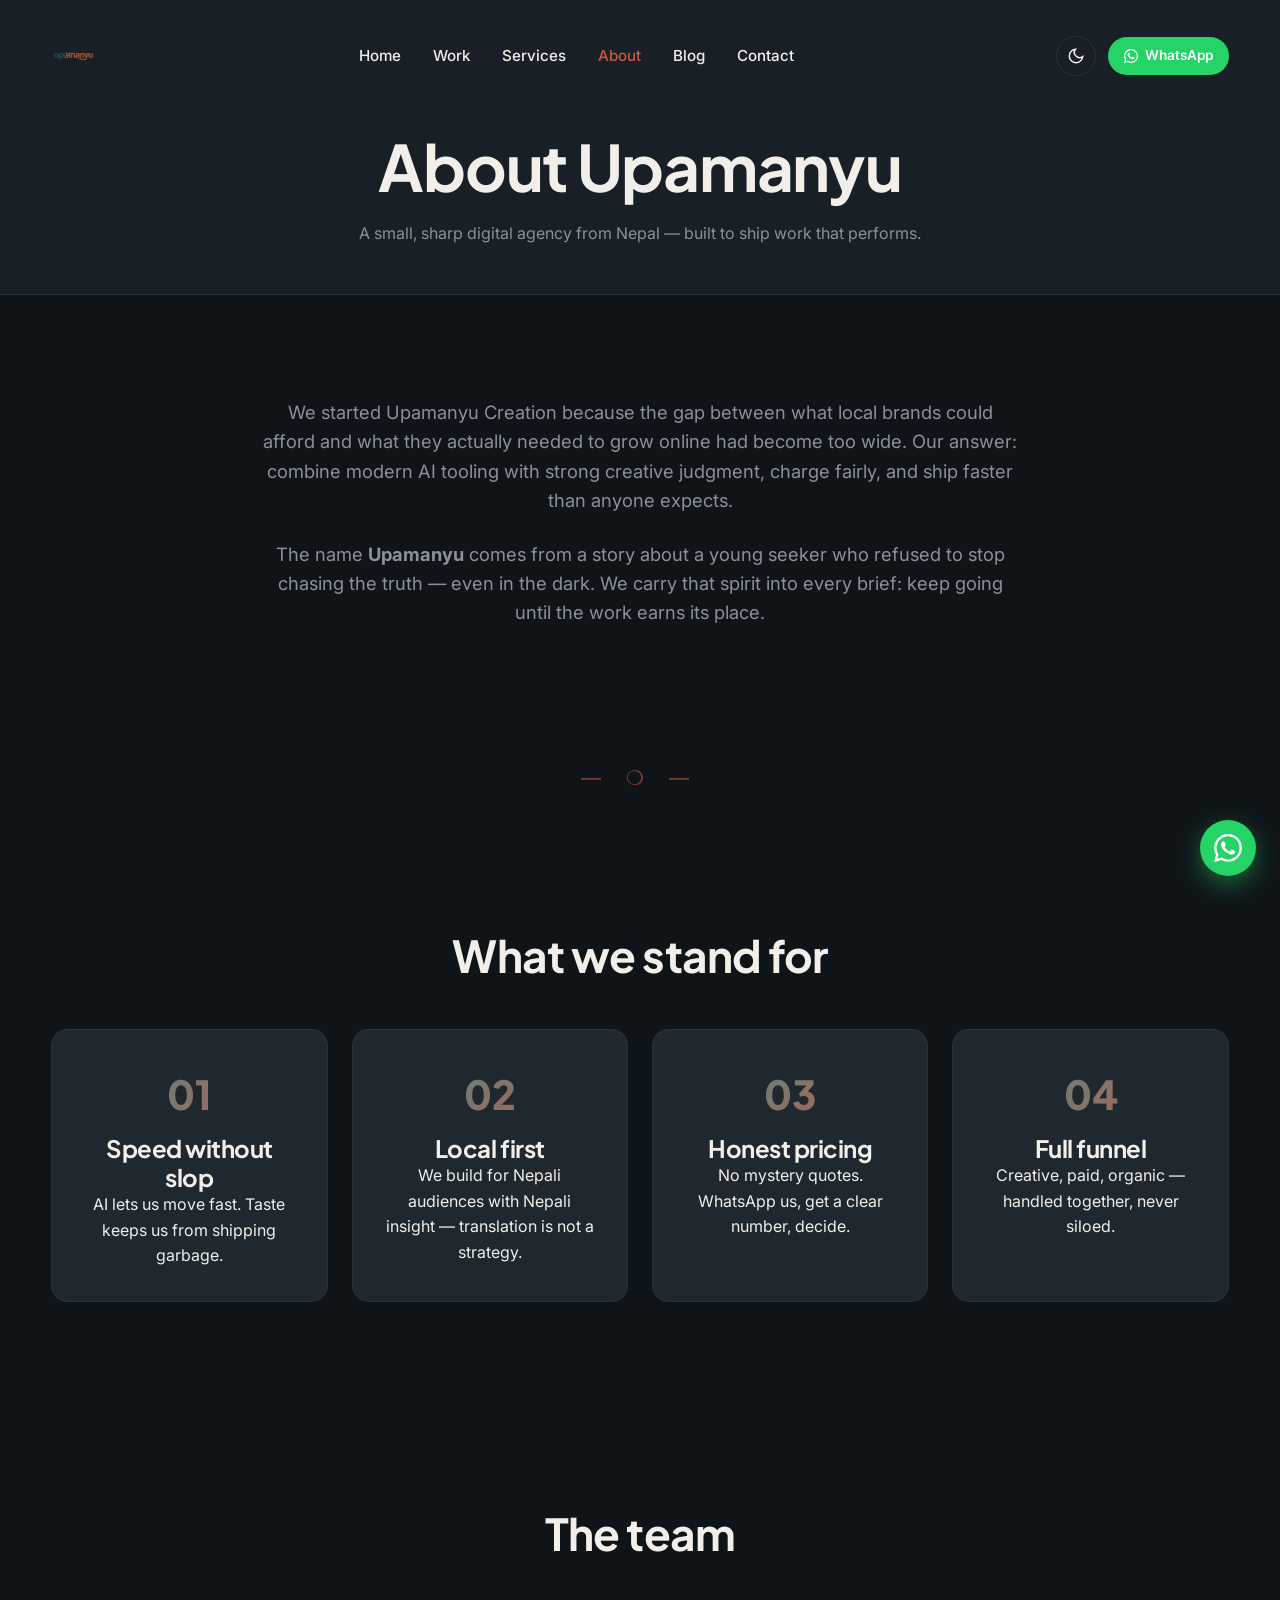
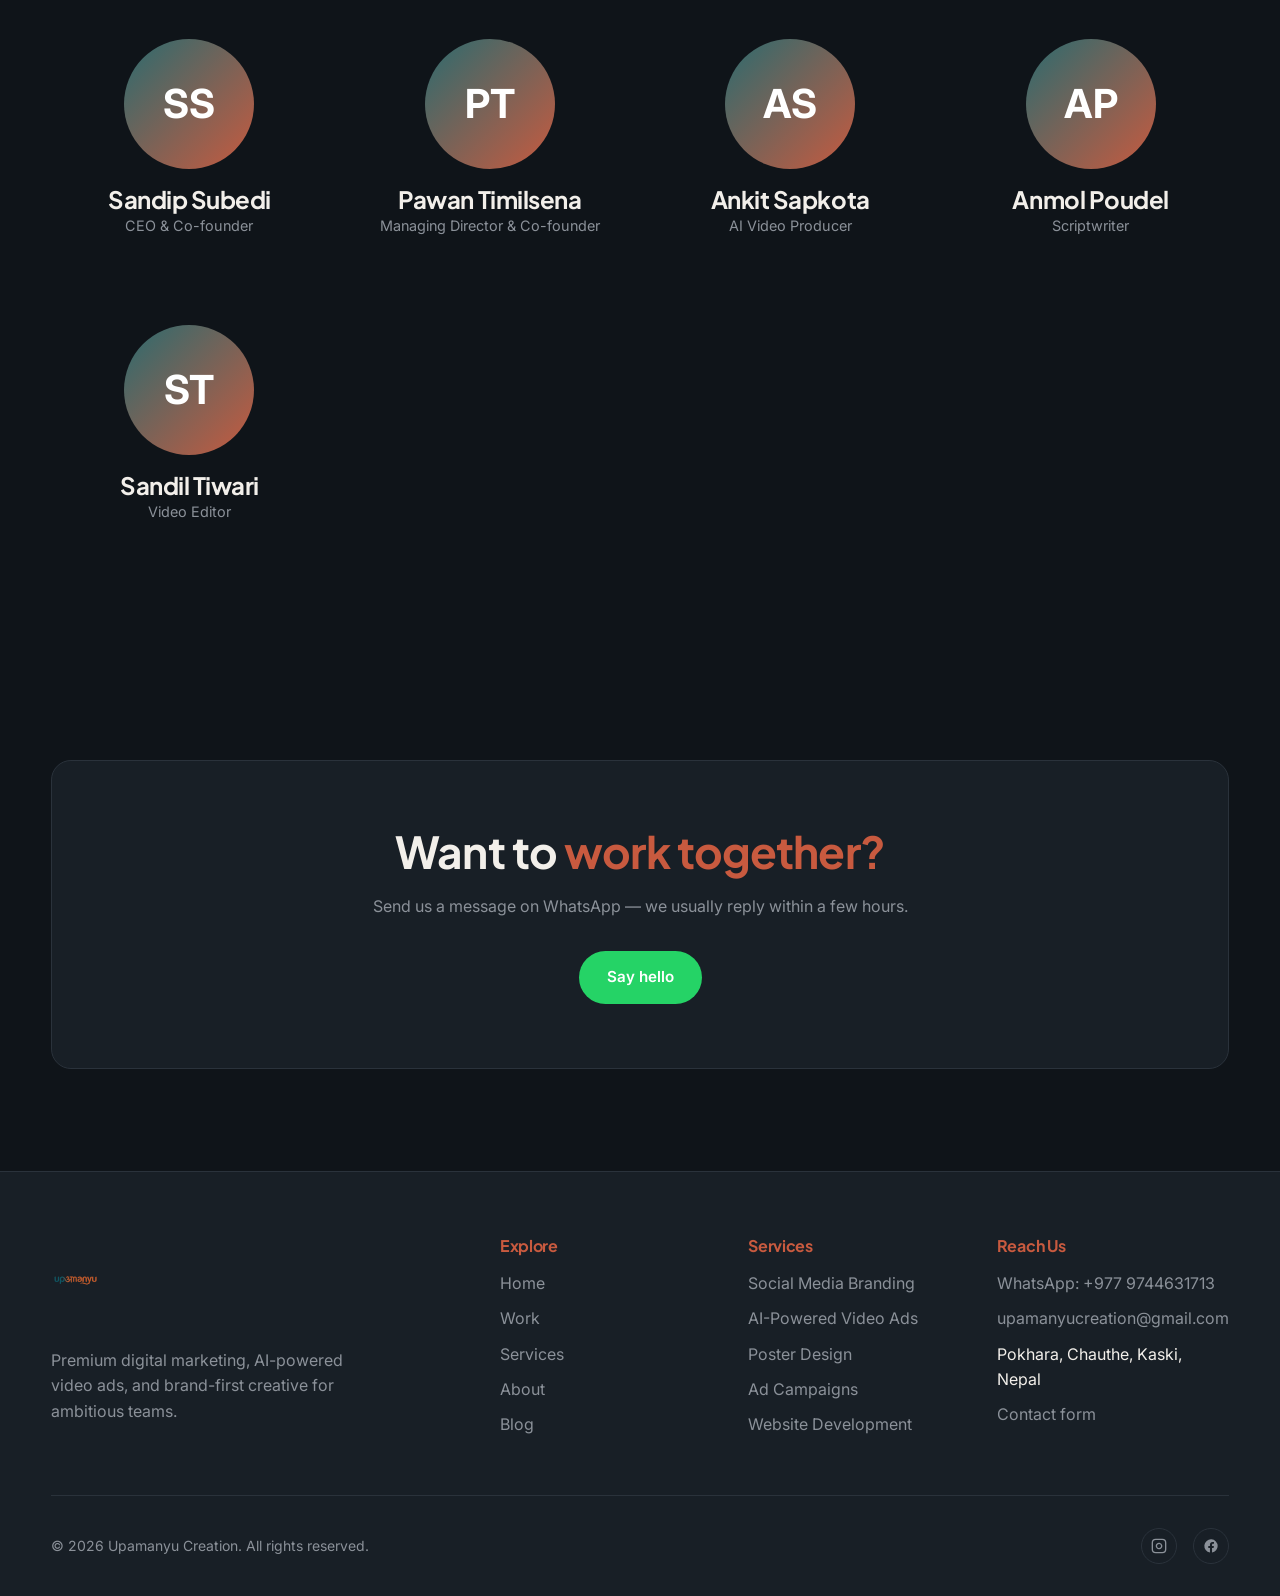
<file: about.html>
<!DOCTYPE html>
<html lang="en">
<head>
  <meta charset="UTF-8">
  <meta name="viewport" content="width=device-width, initial-scale=1.0">
  <title>About — Upamanyu Creation</title>
  <meta name="description" content="Upamanyu Creation is a Nepal-based digital agency blending AI tooling with sharp creative judgment.">
  <link rel="icon" href="assets/logo.png">
  <link rel="preconnect" href="https://fonts.googleapis.com">
  <link rel="preconnect" href="https://fonts.gstatic.com" crossorigin>
  <link href="https://fonts.googleapis.com/css2?family=Inter:wght@400;500;600&family=Plus+Jakarta+Sans:wght@600;700;800&display=swap" rel="stylesheet">
  <link rel="stylesheet" href="css/styles.css">
</head>
<body data-page="about">

  <nav class="navbar">
    <div class="container">
      <a href="index.html" class="nav-logo"><img src="assets/logo.png" alt="Upamanyu Creation"></a>
      <ul class="nav-links">
        <li><a href="index.html">Home</a></li>
        <li><a href="work.html">Work</a></li>
        <li><a href="services.html">Services</a></li>
        <li><a href="about.html">About</a></li>
        <li><a href="blog.html">Blog</a></li>
        <li><a href="contact.html">Contact</a></li>
      </ul>
      <div class="nav-actions">
        <button class="theme-toggle" data-theme-toggle aria-label="Toggle theme">
          <svg class="icon-moon" width="18" height="18" viewBox="0 0 24 24" fill="none" stroke="currentColor" stroke-width="2"><path d="M21 12.79A9 9 0 1 1 11.21 3 7 7 0 0 0 21 12.79z"/></svg>
          <svg class="icon-sun"  width="18" height="18" viewBox="0 0 24 24" fill="none" stroke="currentColor" stroke-width="2"><circle cx="12" cy="12" r="4"/><path d="M12 2v2M12 20v2M4.93 4.93l1.41 1.41M17.66 17.66l1.41 1.41M2 12h2M20 12h2M4.93 19.07l1.41-1.41M17.66 6.34l1.41-1.41"/></svg>
        </button>
        <a class="nav-whatsapp" href="https://wa.me/9779744631713" target="_blank" rel="noopener">
          <svg width="14" height="14" viewBox="0 0 24 24" fill="currentColor"><path d="M.057 24l1.687-6.163a11.867 11.867 0 0 1-1.587-5.946C.16 5.335 5.495 0 12.05 0a11.82 11.82 0 0 1 8.413 3.488 11.824 11.824 0 0 1 3.48 8.414c-.003 6.557-5.338 11.892-11.893 11.892a11.9 11.9 0 0 1-5.688-1.448L.057 24zm6.597-3.807c1.676.995 3.276 1.591 5.392 1.592 5.448 0 9.886-4.434 9.889-9.885.002-5.462-4.415-9.89-9.881-9.892-5.452 0-9.887 4.434-9.889 9.884-.001 2.225.651 3.891 1.746 5.634l-.999 3.648 3.742-.981zm11.387-5.464c-.074-.124-.272-.198-.57-.347-.297-.149-1.758-.868-2.031-.967-.272-.099-.47-.149-.669.149-.198.297-.768.967-.941 1.165-.173.198-.347.223-.644.074-.297-.149-1.255-.462-2.39-1.475-.883-.788-1.48-1.761-1.653-2.059-.173-.297-.018-.458.13-.606.134-.133.297-.347.446-.521.149-.173.198-.297.297-.495.099-.198.05-.371-.025-.52-.075-.149-.669-1.611-.916-2.206-.242-.579-.487-.5-.669-.51l-.57-.01c-.198 0-.52.074-.792.371-.272.297-1.04 1.016-1.04 2.479 0 1.462 1.065 2.875 1.213 3.074.149.198 2.095 3.2 5.076 4.487.71.306 1.263.489 1.694.626.712.226 1.36.194 1.872.118.571-.085 1.758-.719 2.006-1.413.248-.694.248-1.289.173-1.413z"/></svg>
          WhatsApp
        </a>
        <button class="hamburger" aria-label="Open menu"><span></span><span></span><span></span></button>
      </div>
    </div>
  </nav>

  <section class="page-hero">
    <div class="container">
      <h1>About Upamanyu</h1>
      <p>A small, sharp digital agency from Nepal — built to ship work that performs.</p>
    </div>
  </section>

  <section class="section">
    <div class="container">
      <p class="about-intro reveal">We started Upamanyu Creation because the gap between what local brands could afford and what they actually needed to grow online had become too wide. Our answer: combine modern AI tooling with strong creative judgment, charge fairly, and ship faster than anyone expects.</p>
      <p class="about-intro reveal" style="margin-top:1.5rem;">The name <strong>Upamanyu</strong> comes from a story about a young seeker who refused to stop chasing the truth — even in the dark. We carry that spirit into every brief: keep going until the work earns its place.</p>
    </div>
  </section>

  <div class="section-divider">— ❍ —</div>

  <section class="section">
    <div class="container">
      <div class="section-title reveal"><h2>What we stand for</h2></div>
      <div class="values-grid">
        <div class="value-card reveal"><span class="num">01</span><h3>Speed without slop</h3><p>AI lets us move fast. Taste keeps us from shipping garbage.</p></div>
        <div class="value-card reveal"><span class="num">02</span><h3>Local first</h3><p>We build for Nepali audiences with Nepali insight — translation is not a strategy.</p></div>
        <div class="value-card reveal"><span class="num">03</span><h3>Honest pricing</h3><p>No mystery quotes. WhatsApp us, get a clear number, decide.</p></div>
        <div class="value-card reveal"><span class="num">04</span><h3>Full funnel</h3><p>Creative, paid, organic — handled together, never siloed.</p></div>
      </div>
    </div>
  </section>

  <section class="section">
    <div class="container">
      <div class="section-title reveal"><h2>The team</h2></div>
      <div class="team-grid">
        <div class="team-card reveal"><div class="team-photo">SS</div><h3>Sandip Subedi</h3><div class="role">CEO &amp; Co-founder</div></div>
        <div class="team-card reveal"><div class="team-photo">PT</div><h3>Pawan Timilsena</h3><div class="role">Managing Director &amp; Co-founder</div></div>
        <div class="team-card reveal"><div class="team-photo">AS</div><h3>Ankit Sapkota</h3><div class="role">AI Video Producer</div></div>
        <div class="team-card reveal"><div class="team-photo">AP</div><h3>Anmol Poudel</h3><div class="role">Scriptwriter</div></div>
        <div class="team-card reveal"><div class="team-photo">ST</div><h3>Sandil Tiwari</h3><div class="role">Video Editor</div></div>
      </div>
    </div>
  </section>

  <section class="section">
    <div class="container">
      <div class="cta-band reveal">
        <h2>Want to <span class="accent">work together?</span></h2>
        <p>Send us a message on WhatsApp — we usually reply within a few hours.</p>
        <a class="btn btn-whatsapp" href="https://wa.me/9779744631713" target="_blank" rel="noopener">Say hello</a>
      </div>
    </div>
  </section>

  <footer class="footer">
    <div class="container">
      <div class="footer-grid">
        <div class="footer-brand">
          <img src="assets/logo.png" alt="Upamanyu Creation">
          <p>Premium digital marketing, AI-powered video ads, and brand-first creative for ambitious teams.</p>
        </div>
        <div class="footer-col">
          <h4>Explore</h4>
          <ul>
            <li><a href="index.html">Home</a></li>
            <li><a href="work.html">Work</a></li>
            <li><a href="services.html">Services</a></li>
            <li><a href="about.html">About</a></li>
            <li><a href="blog.html">Blog</a></li>
          </ul>
        </div>
        <div class="footer-col">
          <h4>Services</h4>
          <ul>
            <li><a href="services.html">Social Media Branding</a></li>
            <li><a href="services.html">AI-Powered Video Ads</a></li>
            <li><a href="services.html">Poster Design</a></li>
            <li><a href="services.html">Ad Campaigns</a></li>
            <li><a href="services.html">Website Development</a></li>
          </ul>
        </div>
        <div class="footer-col">
          <h4>Reach Us</h4>
          <ul>
            <li><a href="https://wa.me/9779744631713" target="_blank" rel="noopener">WhatsApp: +977 9744631713</a></li>
            <li><a href="mailto:upamanyucreation@gmail.com">upamanyucreation@gmail.com</a></li>
            <li>Pokhara, Chauthe, Kaski, Nepal</li>
            <li><a href="contact.html">Contact form</a></li>
          </ul>
        </div>
      </div>
      <div class="footer-bottom">
        <span>&copy; 2026 Upamanyu Creation. All rights reserved.</span>
        <div class="social-icons">
          <a href="https://www.instagram.com/upamanyu.creation" target="_blank" rel="noopener" aria-label="Instagram"><svg width="16" height="16" viewBox="0 0 24 24" fill="none" stroke="currentColor" stroke-width="2"><rect x="2" y="2" width="20" height="20" rx="5"/><path d="M16 11.37A4 4 0 1 1 12.63 8 4 4 0 0 1 16 11.37z"/><line x1="17.5" y1="6.5" x2="17.51" y2="6.5"/></svg></a>
          <a href="https://www.facebook.com/share/1cWXGLbmMQ/" target="_blank" rel="noopener" aria-label="Facebook"><svg width="16" height="16" viewBox="0 0 24 24" fill="currentColor"><path d="M22 12a10 10 0 1 0-11.56 9.88v-6.99H7.9V12h2.54V9.8c0-2.5 1.49-3.89 3.78-3.89 1.09 0 2.24.2 2.24.2v2.46h-1.26c-1.24 0-1.63.77-1.63 1.56V12h2.78l-.45 2.89h-2.33v6.99A10 10 0 0 0 22 12z"/></svg></a>
        </div>
      </div>
    </div>
  </footer>

  <a class="float-whatsapp" href="https://wa.me/9779744631713" target="_blank" rel="noopener" aria-label="Chat on WhatsApp">
    <svg width="28" height="28" viewBox="0 0 24 24" fill="currentColor"><path d="M.057 24l1.687-6.163a11.867 11.867 0 0 1-1.587-5.946C.16 5.335 5.495 0 12.05 0a11.82 11.82 0 0 1 8.413 3.488 11.824 11.824 0 0 1 3.48 8.414c-.003 6.557-5.338 11.892-11.893 11.892a11.9 11.9 0 0 1-5.688-1.448L.057 24zm6.597-3.807c1.676.995 3.276 1.591 5.392 1.592 5.448 0 9.886-4.434 9.889-9.885.002-5.462-4.415-9.89-9.881-9.892-5.452 0-9.887 4.434-9.889 9.884-.001 2.225.651 3.891 1.746 5.634l-.999 3.648 3.742-.981zm11.387-5.464c-.074-.124-.272-.198-.57-.347-.297-.149-1.758-.868-2.031-.967-.272-.099-.47-.149-.669.149-.198.297-.768.967-.941 1.165-.173.198-.347.223-.644.074-.297-.149-1.255-.462-2.39-1.475-.883-.788-1.48-1.761-1.653-2.059-.173-.297-.018-.458.13-.606.134-.133.297-.347.446-.521.149-.173.198-.297.297-.495.099-.198.05-.371-.025-.52-.075-.149-.669-1.611-.916-2.206-.242-.579-.487-.5-.669-.51l-.57-.01c-.198 0-.52.074-.792.371-.272.297-1.04 1.016-1.04 2.479 0 1.462 1.065 2.875 1.213 3.074.149.198 2.095 3.2 5.076 4.487.71.306 1.263.489 1.694.626.712.226 1.36.194 1.872.118.571-.085 1.758-.719 2.006-1.413.248-.694.248-1.289.173-1.413z"/></svg>
  </a>

  <script src="js/main.js"></script>
  <script src="js/animations.js"></script>
</body>
</html>
</file>
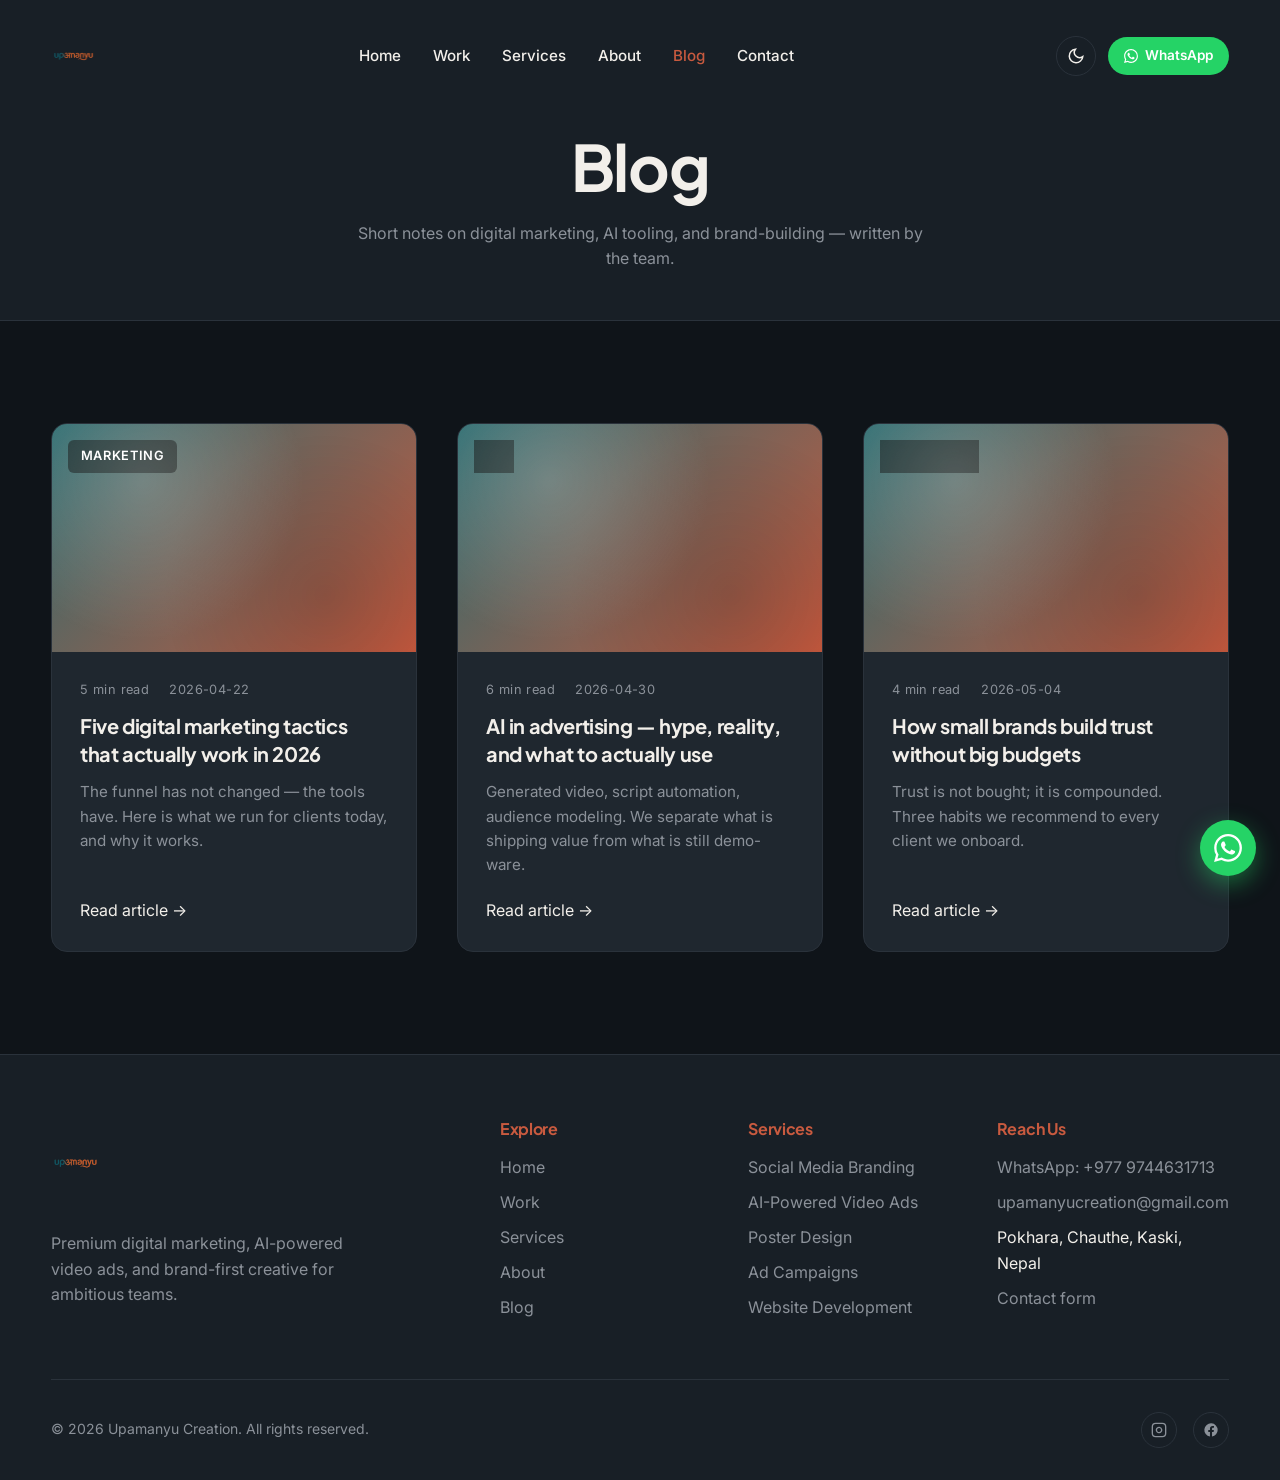
<file: blog.html>
<!DOCTYPE html>
<html lang="en">
<head>
  <meta charset="UTF-8">
  <meta name="viewport" content="width=device-width, initial-scale=1.0">
  <title>Blog — Upamanyu Creation</title>
  <meta name="description" content="Notes on digital marketing, AI in advertising, and brand building from Upamanyu Creation.">
  <link rel="icon" href="assets/logo.png">
  <link rel="preconnect" href="https://fonts.googleapis.com">
  <link rel="preconnect" href="https://fonts.gstatic.com" crossorigin>
  <link href="https://fonts.googleapis.com/css2?family=Inter:wght@400;500;600&family=Plus+Jakarta+Sans:wght@600;700;800&display=swap" rel="stylesheet">
  <link rel="stylesheet" href="css/styles.css">
</head>
<body data-page="blog">

  <nav class="navbar">
    <div class="container">
      <a href="index.html" class="nav-logo"><img src="assets/logo.png" alt="Upamanyu Creation"></a>
      <ul class="nav-links">
        <li><a href="index.html">Home</a></li>
        <li><a href="work.html">Work</a></li>
        <li><a href="services.html">Services</a></li>
        <li><a href="about.html">About</a></li>
        <li><a href="blog.html">Blog</a></li>
        <li><a href="contact.html">Contact</a></li>
      </ul>
      <div class="nav-actions">
        <button class="theme-toggle" data-theme-toggle aria-label="Toggle theme">
          <svg class="icon-moon" width="18" height="18" viewBox="0 0 24 24" fill="none" stroke="currentColor" stroke-width="2"><path d="M21 12.79A9 9 0 1 1 11.21 3 7 7 0 0 0 21 12.79z"/></svg>
          <svg class="icon-sun"  width="18" height="18" viewBox="0 0 24 24" fill="none" stroke="currentColor" stroke-width="2"><circle cx="12" cy="12" r="4"/><path d="M12 2v2M12 20v2M4.93 4.93l1.41 1.41M17.66 17.66l1.41 1.41M2 12h2M20 12h2M4.93 19.07l1.41-1.41M17.66 6.34l1.41-1.41"/></svg>
        </button>
        <a class="nav-whatsapp" href="https://wa.me/9779744631713" target="_blank" rel="noopener">
          <svg width="14" height="14" viewBox="0 0 24 24" fill="currentColor"><path d="M.057 24l1.687-6.163a11.867 11.867 0 0 1-1.587-5.946C.16 5.335 5.495 0 12.05 0a11.82 11.82 0 0 1 8.413 3.488 11.824 11.824 0 0 1 3.48 8.414c-.003 6.557-5.338 11.892-11.893 11.892a11.9 11.9 0 0 1-5.688-1.448L.057 24zm6.597-3.807c1.676.995 3.276 1.591 5.392 1.592 5.448 0 9.886-4.434 9.889-9.885.002-5.462-4.415-9.89-9.881-9.892-5.452 0-9.887 4.434-9.889 9.884-.001 2.225.651 3.891 1.746 5.634l-.999 3.648 3.742-.981zm11.387-5.464c-.074-.124-.272-.198-.57-.347-.297-.149-1.758-.868-2.031-.967-.272-.099-.47-.149-.669.149-.198.297-.768.967-.941 1.165-.173.198-.347.223-.644.074-.297-.149-1.255-.462-2.39-1.475-.883-.788-1.48-1.761-1.653-2.059-.173-.297-.018-.458.13-.606.134-.133.297-.347.446-.521.149-.173.198-.297.297-.495.099-.198.05-.371-.025-.52-.075-.149-.669-1.611-.916-2.206-.242-.579-.487-.5-.669-.51l-.57-.01c-.198 0-.52.074-.792.371-.272.297-1.04 1.016-1.04 2.479 0 1.462 1.065 2.875 1.213 3.074.149.198 2.095 3.2 5.076 4.487.71.306 1.263.489 1.694.626.712.226 1.36.194 1.872.118.571-.085 1.758-.719 2.006-1.413.248-.694.248-1.289.173-1.413z"/></svg>
          WhatsApp
        </a>
        <button class="hamburger" aria-label="Open menu"><span></span><span></span><span></span></button>
      </div>
    </div>
  </nav>

  <section class="page-hero">
    <div class="container">
      <h1>Blog</h1>
      <p>Short notes on digital marketing, AI tooling, and brand-building — written by the team.</p>
    </div>
  </section>

  <section class="section">
    <div class="container">
      <div class="blog-grid">
        <a class="blog-card reveal" href="blog/digital-marketing-tips.html">
          <div class="thumb" data-category="Marketing"></div>
          <div class="body">
            <div class="meta"><span>5 min read</span> <span>2026-04-22</span></div>
            <h3>Five digital marketing tactics that actually work in 2026</h3>
            <p>The funnel has not changed — the tools have. Here is what we run for clients today, and why it works.</p>
            <span class="read-more">Read article &#8594;</span>
          </div>
        </a>
        <a class="blog-card reveal" href="blog/ai-in-ads.html">
          <div class="thumb" data-category="AI"></div>
          <div class="body">
            <div class="meta"><span>6 min read</span> <span>2026-04-30</span></div>
            <h3>AI in advertising — hype, reality, and what to actually use</h3>
            <p>Generated video, script automation, audience modeling. We separate what is shipping value from what is still demo-ware.</p>
            <span class="read-more">Read article &#8594;</span>
          </div>
        </a>
        <a class="blog-card reveal" href="blog/brand-building.html">
          <div class="thumb" data-category="Branding"></div>
          <div class="body">
            <div class="meta"><span>4 min read</span> <span>2026-05-04</span></div>
            <h3>How small brands build trust without big budgets</h3>
            <p>Trust is not bought; it is compounded. Three habits we recommend to every client we onboard.</p>
            <span class="read-more">Read article &#8594;</span>
          </div>
        </a>
      </div>
    </div>
  </section>

  <footer class="footer">
    <div class="container">
      <div class="footer-grid">
        <div class="footer-brand">
          <img src="assets/logo.png" alt="Upamanyu Creation">
          <p>Premium digital marketing, AI-powered video ads, and brand-first creative for ambitious teams.</p>
        </div>
        <div class="footer-col">
          <h4>Explore</h4>
          <ul>
            <li><a href="index.html">Home</a></li>
            <li><a href="work.html">Work</a></li>
            <li><a href="services.html">Services</a></li>
            <li><a href="about.html">About</a></li>
            <li><a href="blog.html">Blog</a></li>
          </ul>
        </div>
        <div class="footer-col">
          <h4>Services</h4>
          <ul>
            <li><a href="services.html">Social Media Branding</a></li>
            <li><a href="services.html">AI-Powered Video Ads</a></li>
            <li><a href="services.html">Poster Design</a></li>
            <li><a href="services.html">Ad Campaigns</a></li>
            <li><a href="services.html">Website Development</a></li>
          </ul>
        </div>
        <div class="footer-col">
          <h4>Reach Us</h4>
          <ul>
            <li><a href="https://wa.me/9779744631713" target="_blank" rel="noopener">WhatsApp: +977 9744631713</a></li>
            <li><a href="mailto:upamanyucreation@gmail.com">upamanyucreation@gmail.com</a></li>
            <li>Pokhara, Chauthe, Kaski, Nepal</li>
            <li><a href="contact.html">Contact form</a></li>
          </ul>
        </div>
      </div>
      <div class="footer-bottom">
        <span>&copy; 2026 Upamanyu Creation. All rights reserved.</span>
        <div class="social-icons">
          <a href="https://www.instagram.com/upamanyu.creation" target="_blank" rel="noopener" aria-label="Instagram"><svg width="16" height="16" viewBox="0 0 24 24" fill="none" stroke="currentColor" stroke-width="2"><rect x="2" y="2" width="20" height="20" rx="5"/><path d="M16 11.37A4 4 0 1 1 12.63 8 4 4 0 0 1 16 11.37z"/><line x1="17.5" y1="6.5" x2="17.51" y2="6.5"/></svg></a>
          <a href="https://www.facebook.com/share/1cWXGLbmMQ/" target="_blank" rel="noopener" aria-label="Facebook"><svg width="16" height="16" viewBox="0 0 24 24" fill="currentColor"><path d="M22 12a10 10 0 1 0-11.56 9.88v-6.99H7.9V12h2.54V9.8c0-2.5 1.49-3.89 3.78-3.89 1.09 0 2.24.2 2.24.2v2.46h-1.26c-1.24 0-1.63.77-1.63 1.56V12h2.78l-.45 2.89h-2.33v6.99A10 10 0 0 0 22 12z"/></svg></a>
        </div>
      </div>
    </div>
  </footer>

  <a class="float-whatsapp" href="https://wa.me/9779744631713" target="_blank" rel="noopener" aria-label="Chat on WhatsApp">
    <svg width="28" height="28" viewBox="0 0 24 24" fill="currentColor"><path d="M.057 24l1.687-6.163a11.867 11.867 0 0 1-1.587-5.946C.16 5.335 5.495 0 12.05 0a11.82 11.82 0 0 1 8.413 3.488 11.824 11.824 0 0 1 3.48 8.414c-.003 6.557-5.338 11.892-11.893 11.892a11.9 11.9 0 0 1-5.688-1.448L.057 24zm6.597-3.807c1.676.995 3.276 1.591 5.392 1.592 5.448 0 9.886-4.434 9.889-9.885.002-5.462-4.415-9.89-9.881-9.892-5.452 0-9.887 4.434-9.889 9.884-.001 2.225.651 3.891 1.746 5.634l-.999 3.648 3.742-.981zm11.387-5.464c-.074-.124-.272-.198-.57-.347-.297-.149-1.758-.868-2.031-.967-.272-.099-.47-.149-.669.149-.198.297-.768.967-.941 1.165-.173.198-.347.223-.644.074-.297-.149-1.255-.462-2.39-1.475-.883-.788-1.48-1.761-1.653-2.059-.173-.297-.018-.458.13-.606.134-.133.297-.347.446-.521.149-.173.198-.297.297-.495.099-.198.05-.371-.025-.52-.075-.149-.669-1.611-.916-2.206-.242-.579-.487-.5-.669-.51l-.57-.01c-.198 0-.52.074-.792.371-.272.297-1.04 1.016-1.04 2.479 0 1.462 1.065 2.875 1.213 3.074.149.198 2.095 3.2 5.076 4.487.71.306 1.263.489 1.694.626.712.226 1.36.194 1.872.118.571-.085 1.758-.719 2.006-1.413.248-.694.248-1.289.173-1.413z"/></svg>
  </a>

  <script src="js/main.js"></script>
  <script src="js/animations.js"></script>
</body>
</html>
</file>
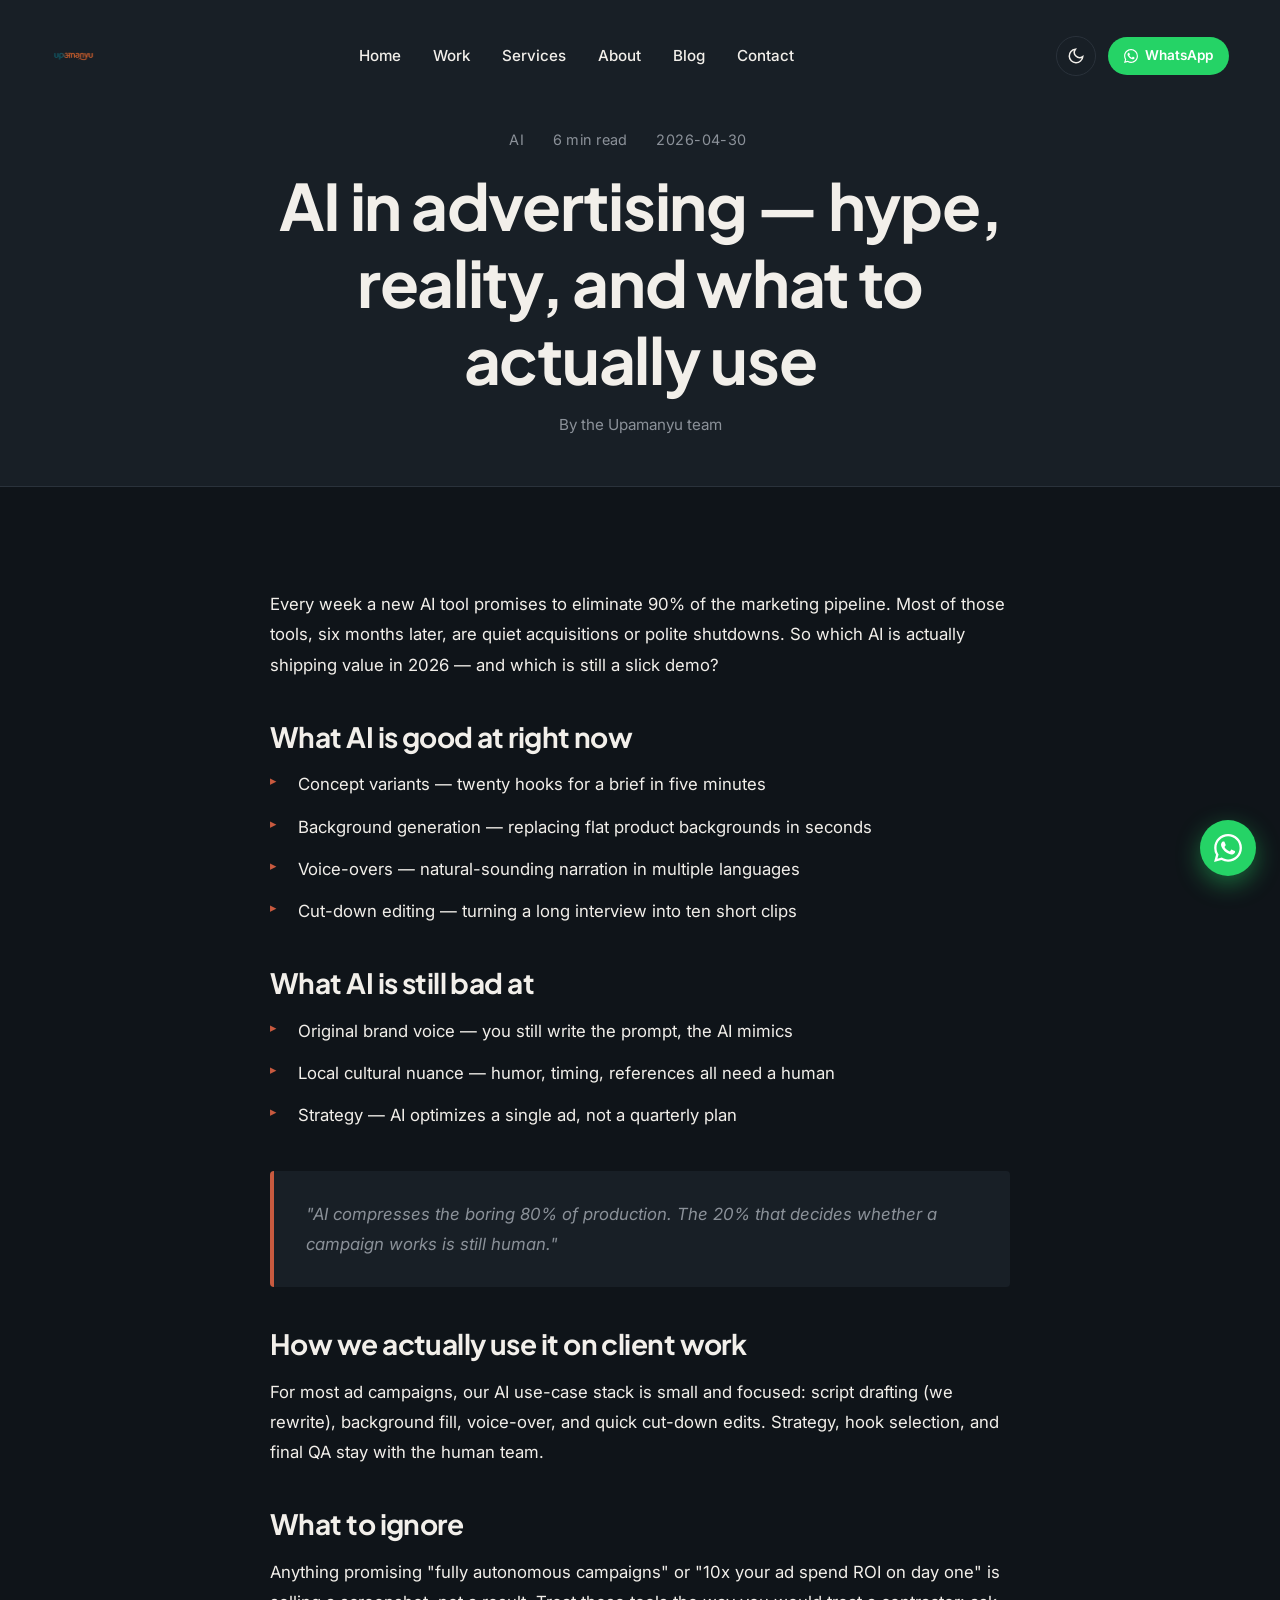
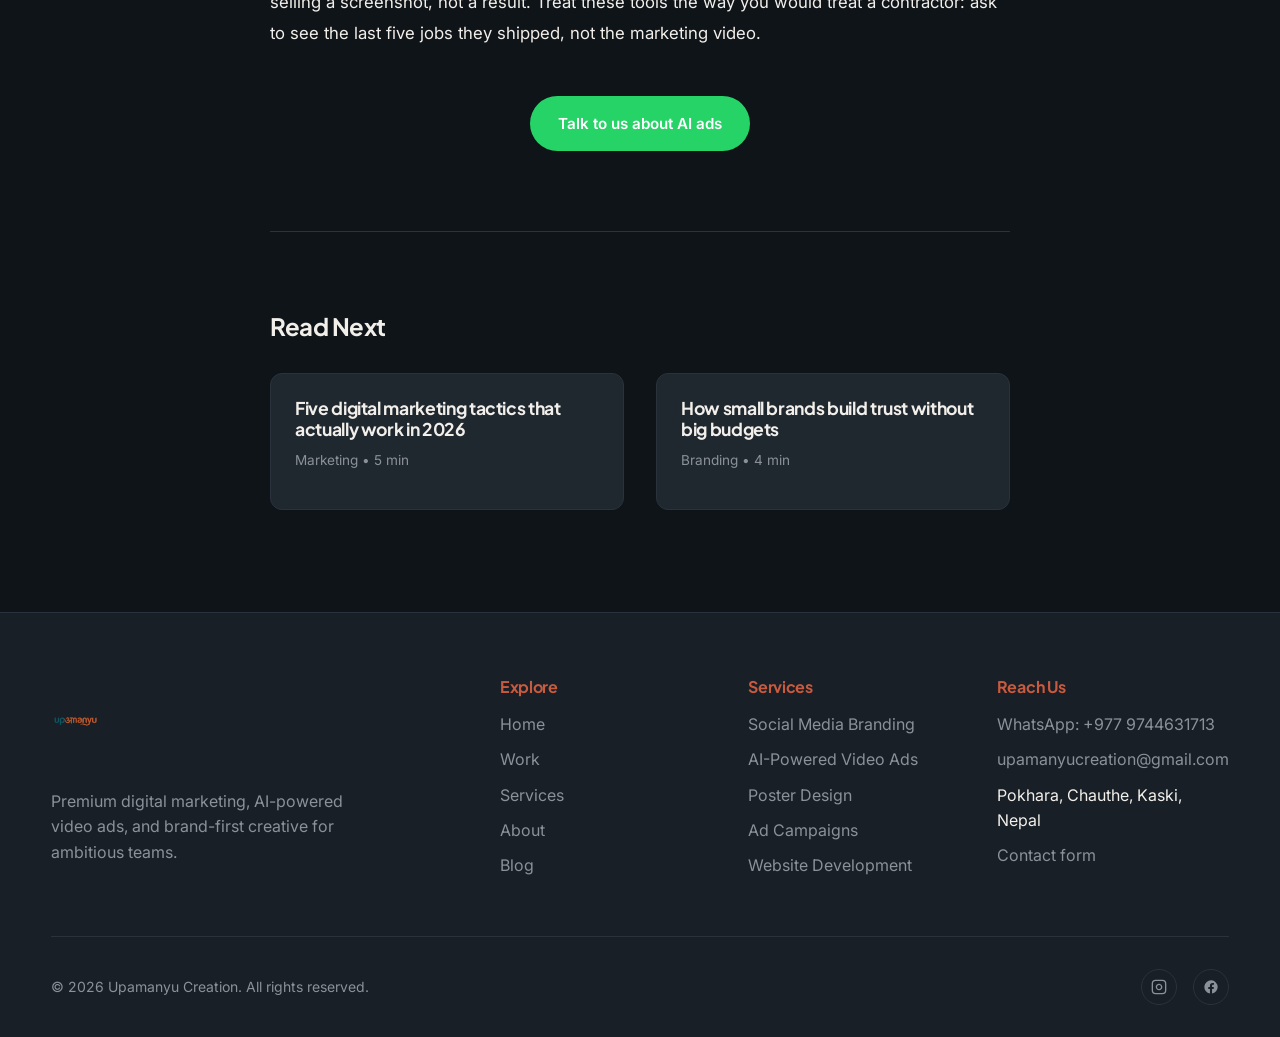
<file: blog/ai-in-ads.html>
<!DOCTYPE html>
<html lang="en">
<head>
  <meta charset="UTF-8">
  <meta name="viewport" content="width=device-width, initial-scale=1.0">
  <title>AI in advertising — Upamanyu Creation</title>
  <link rel="icon" href="../assets/logo.png">
  <link rel="preconnect" href="https://fonts.googleapis.com">
  <link rel="preconnect" href="https://fonts.gstatic.com" crossorigin>
  <link href="https://fonts.googleapis.com/css2?family=Inter:wght@400;500;600&family=Plus+Jakarta+Sans:wght@600;700;800&display=swap" rel="stylesheet">
  <link rel="stylesheet" href="../css/styles.css">
</head>
<body data-page="blog">

  <nav class="navbar">
    <div class="container">
      <a href="../index.html" class="nav-logo"><img src="../assets/logo.png" alt="Upamanyu Creation"></a>
      <ul class="nav-links">
        <li><a href="../index.html">Home</a></li>
        <li><a href="../work.html">Work</a></li>
        <li><a href="../services.html">Services</a></li>
        <li><a href="../about.html">About</a></li>
        <li><a href="../blog.html">Blog</a></li>
        <li><a href="../contact.html">Contact</a></li>
      </ul>
      <div class="nav-actions">
        <button class="theme-toggle" data-theme-toggle aria-label="Toggle theme">
          <svg class="icon-moon" width="18" height="18" viewBox="0 0 24 24" fill="none" stroke="currentColor" stroke-width="2"><path d="M21 12.79A9 9 0 1 1 11.21 3 7 7 0 0 0 21 12.79z"/></svg>
          <svg class="icon-sun"  width="18" height="18" viewBox="0 0 24 24" fill="none" stroke="currentColor" stroke-width="2"><circle cx="12" cy="12" r="4"/><path d="M12 2v2M12 20v2M4.93 4.93l1.41 1.41M17.66 17.66l1.41 1.41M2 12h2M20 12h2M4.93 19.07l1.41-1.41M17.66 6.34l1.41-1.41"/></svg>
        </button>
        <a class="nav-whatsapp" href="https://wa.me/9779744631713" target="_blank" rel="noopener">
          <svg width="14" height="14" viewBox="0 0 24 24" fill="currentColor"><path d="M.057 24l1.687-6.163a11.867 11.867 0 0 1-1.587-5.946C.16 5.335 5.495 0 12.05 0a11.82 11.82 0 0 1 8.413 3.488 11.824 11.824 0 0 1 3.48 8.414c-.003 6.557-5.338 11.892-11.893 11.892a11.9 11.9 0 0 1-5.688-1.448L.057 24zm6.597-3.807c1.676.995 3.276 1.591 5.392 1.592 5.448 0 9.886-4.434 9.889-9.885.002-5.462-4.415-9.89-9.881-9.892-5.452 0-9.887 4.434-9.889 9.884-.001 2.225.651 3.891 1.746 5.634l-.999 3.648 3.742-.981zm11.387-5.464c-.074-.124-.272-.198-.57-.347-.297-.149-1.758-.868-2.031-.967-.272-.099-.47-.149-.669.149-.198.297-.768.967-.941 1.165-.173.198-.347.223-.644.074-.297-.149-1.255-.462-2.39-1.475-.883-.788-1.48-1.761-1.653-2.059-.173-.297-.018-.458.13-.606.134-.133.297-.347.446-.521.149-.173.198-.297.297-.495.099-.198.05-.371-.025-.52-.075-.149-.669-1.611-.916-2.206-.242-.579-.487-.5-.669-.51l-.57-.01c-.198 0-.52.074-.792.371-.272.297-1.04 1.016-1.04 2.479 0 1.462 1.065 2.875 1.213 3.074.149.198 2.095 3.2 5.076 4.487.71.306 1.263.489 1.694.626.712.226 1.36.194 1.872.118.571-.085 1.758-.719 2.006-1.413.248-.694.248-1.289.173-1.413z"/></svg>
          WhatsApp
        </a>
        <button class="hamburger" aria-label="Open menu"><span></span><span></span><span></span></button>
      </div>
    </div>
  </nav>

  <section class="post-hero">
    <div class="container">
      <div class="meta"><span>AI</span> <span>6 min read</span> <span>2026-04-30</span></div>
      <h1>AI in advertising — hype, reality, and what to actually use</h1>
      <p class="author">By the Upamanyu team</p>
    </div>
  </section>

  <article class="section">
    <div class="container post-content">
      <p>Every week a new AI tool promises to eliminate 90% of the marketing pipeline. Most of those tools, six months later, are quiet acquisitions or polite shutdowns. So which AI is actually shipping value in 2026 — and which is still a slick demo?</p>

      <h2>What AI is good at right now</h2>
      <ul>
        <li>Concept variants — twenty hooks for a brief in five minutes</li>
        <li>Background generation — replacing flat product backgrounds in seconds</li>
        <li>Voice-overs — natural-sounding narration in multiple languages</li>
        <li>Cut-down editing — turning a long interview into ten short clips</li>
      </ul>

      <h2>What AI is still bad at</h2>
      <ul>
        <li>Original brand voice — you still write the prompt, the AI mimics</li>
        <li>Local cultural nuance — humor, timing, references all need a human</li>
        <li>Strategy — AI optimizes a single ad, not a quarterly plan</li>
      </ul>

      <blockquote>"AI compresses the boring 80% of production. The 20% that decides whether a campaign works is still human."</blockquote>

      <h2>How we actually use it on client work</h2>
      <p>For most ad campaigns, our AI use-case stack is small and focused: script drafting (we rewrite), background fill, voice-over, and quick cut-down edits. Strategy, hook selection, and final QA stay with the human team.</p>

      <h2>What to ignore</h2>
      <p>Anything promising "fully autonomous campaigns" or "10x your ad spend ROI on day one" is selling a screenshot, not a result. Treat these tools the way you would treat a contractor: ask to see the last five jobs they shipped, not the marketing video.</p>

      <p style="text-align:center; margin-top:3rem;"><a class="btn btn-whatsapp" href="https://wa.me/9779744631713" target="_blank" rel="noopener">Talk to us about AI ads</a></p>

      <div class="related-posts">
        <h3>Read Next</h3>
        <div class="related-grid">
          <a class="related-card" href="digital-marketing-tips.html">
            <h4>Five digital marketing tactics that actually work in 2026</h4>
            <div class="meta"><span>Marketing</span> • <span>5 min</span></div>
          </a>
          <a class="related-card" href="brand-building.html">
            <h4>How small brands build trust without big budgets</h4>
            <div class="meta"><span>Branding</span> • <span>4 min</span></div>
          </a>
        </div>
      </div>
    </div>
  </article>

  <footer class="footer">
    <div class="container">
      <div class="footer-grid">
        <div class="footer-brand">
          <img src="../assets/logo.png" alt="Upamanyu Creation">
          <p>Premium digital marketing, AI-powered video ads, and brand-first creative for ambitious teams.</p>
        </div>
        <div class="footer-col">
          <h4>Explore</h4>
          <ul>
            <li><a href="../index.html">Home</a></li>
            <li><a href="../work.html">Work</a></li>
            <li><a href="../services.html">Services</a></li>
            <li><a href="../about.html">About</a></li>
            <li><a href="../blog.html">Blog</a></li>
          </ul>
        </div>
        <div class="footer-col">
          <h4>Services</h4>
          <ul>
            <li><a href="../services.html">Social Media Branding</a></li>
            <li><a href="../services.html">AI-Powered Video Ads</a></li>
            <li><a href="../services.html">Poster Design</a></li>
            <li><a href="../services.html">Ad Campaigns</a></li>
            <li><a href="../services.html">Website Development</a></li>
          </ul>
        </div>
        <div class="footer-col">
          <h4>Reach Us</h4>
          <ul>
            <li><a href="https://wa.me/9779744631713" target="_blank" rel="noopener">WhatsApp: +977 9744631713</a></li>
            <li><a href="mailto:upamanyucreation@gmail.com">upamanyucreation@gmail.com</a></li>
            <li>Pokhara, Chauthe, Kaski, Nepal</li>
            <li><a href="../contact.html">Contact form</a></li>
          </ul>
        </div>
      </div>
      <div class="footer-bottom">
        <span>&copy; 2026 Upamanyu Creation. All rights reserved.</span>
        <div class="social-icons">
          <a href="https://www.instagram.com/upamanyu.creation" target="_blank" rel="noopener" aria-label="Instagram"><svg width="16" height="16" viewBox="0 0 24 24" fill="none" stroke="currentColor" stroke-width="2"><rect x="2" y="2" width="20" height="20" rx="5"/><path d="M16 11.37A4 4 0 1 1 12.63 8 4 4 0 0 1 16 11.37z"/><line x1="17.5" y1="6.5" x2="17.51" y2="6.5"/></svg></a>
          <a href="https://www.facebook.com/share/1cWXGLbmMQ/" target="_blank" rel="noopener" aria-label="Facebook"><svg width="16" height="16" viewBox="0 0 24 24" fill="currentColor"><path d="M22 12a10 10 0 1 0-11.56 9.88v-6.99H7.9V12h2.54V9.8c0-2.5 1.49-3.89 3.78-3.89 1.09 0 2.24.2 2.24.2v2.46h-1.26c-1.24 0-1.63.77-1.63 1.56V12h2.78l-.45 2.89h-2.33v6.99A10 10 0 0 0 22 12z"/></svg></a>
        </div>
      </div>
    </div>
  </footer>

  <a class="float-whatsapp" href="https://wa.me/9779744631713" target="_blank" rel="noopener" aria-label="Chat on WhatsApp">
    <svg width="28" height="28" viewBox="0 0 24 24" fill="currentColor"><path d="M.057 24l1.687-6.163a11.867 11.867 0 0 1-1.587-5.946C.16 5.335 5.495 0 12.05 0a11.82 11.82 0 0 1 8.413 3.488 11.824 11.824 0 0 1 3.48 8.414c-.003 6.557-5.338 11.892-11.893 11.892a11.9 11.9 0 0 1-5.688-1.448L.057 24zm6.597-3.807c1.676.995 3.276 1.591 5.392 1.592 5.448 0 9.886-4.434 9.889-9.885.002-5.462-4.415-9.89-9.881-9.892-5.452 0-9.887 4.434-9.889 9.884-.001 2.225.651 3.891 1.746 5.634l-.999 3.648 3.742-.981zm11.387-5.464c-.074-.124-.272-.198-.57-.347-.297-.149-1.758-.868-2.031-.967-.272-.099-.47-.149-.669.149-.198.297-.768.967-.941 1.165-.173.198-.347.223-.644.074-.297-.149-1.255-.462-2.39-1.475-.883-.788-1.48-1.761-1.653-2.059-.173-.297-.018-.458.13-.606.134-.133.297-.347.446-.521.149-.173.198-.297.297-.495.099-.198.05-.371-.025-.52-.075-.149-.669-1.611-.916-2.206-.242-.579-.487-.5-.669-.51l-.57-.01c-.198 0-.52.074-.792.371-.272.297-1.04 1.016-1.04 2.479 0 1.462 1.065 2.875 1.213 3.074.149.198 2.095 3.2 5.076 4.487.71.306 1.263.489 1.694.626.712.226 1.36.194 1.872.118.571-.085 1.758-.719 2.006-1.413.248-.694.248-1.289.173-1.413z"/></svg>
  </a>

  <script src="../js/main.js"></script>
  <script src="../js/animations.js"></script>
</body>
</html>
</file>
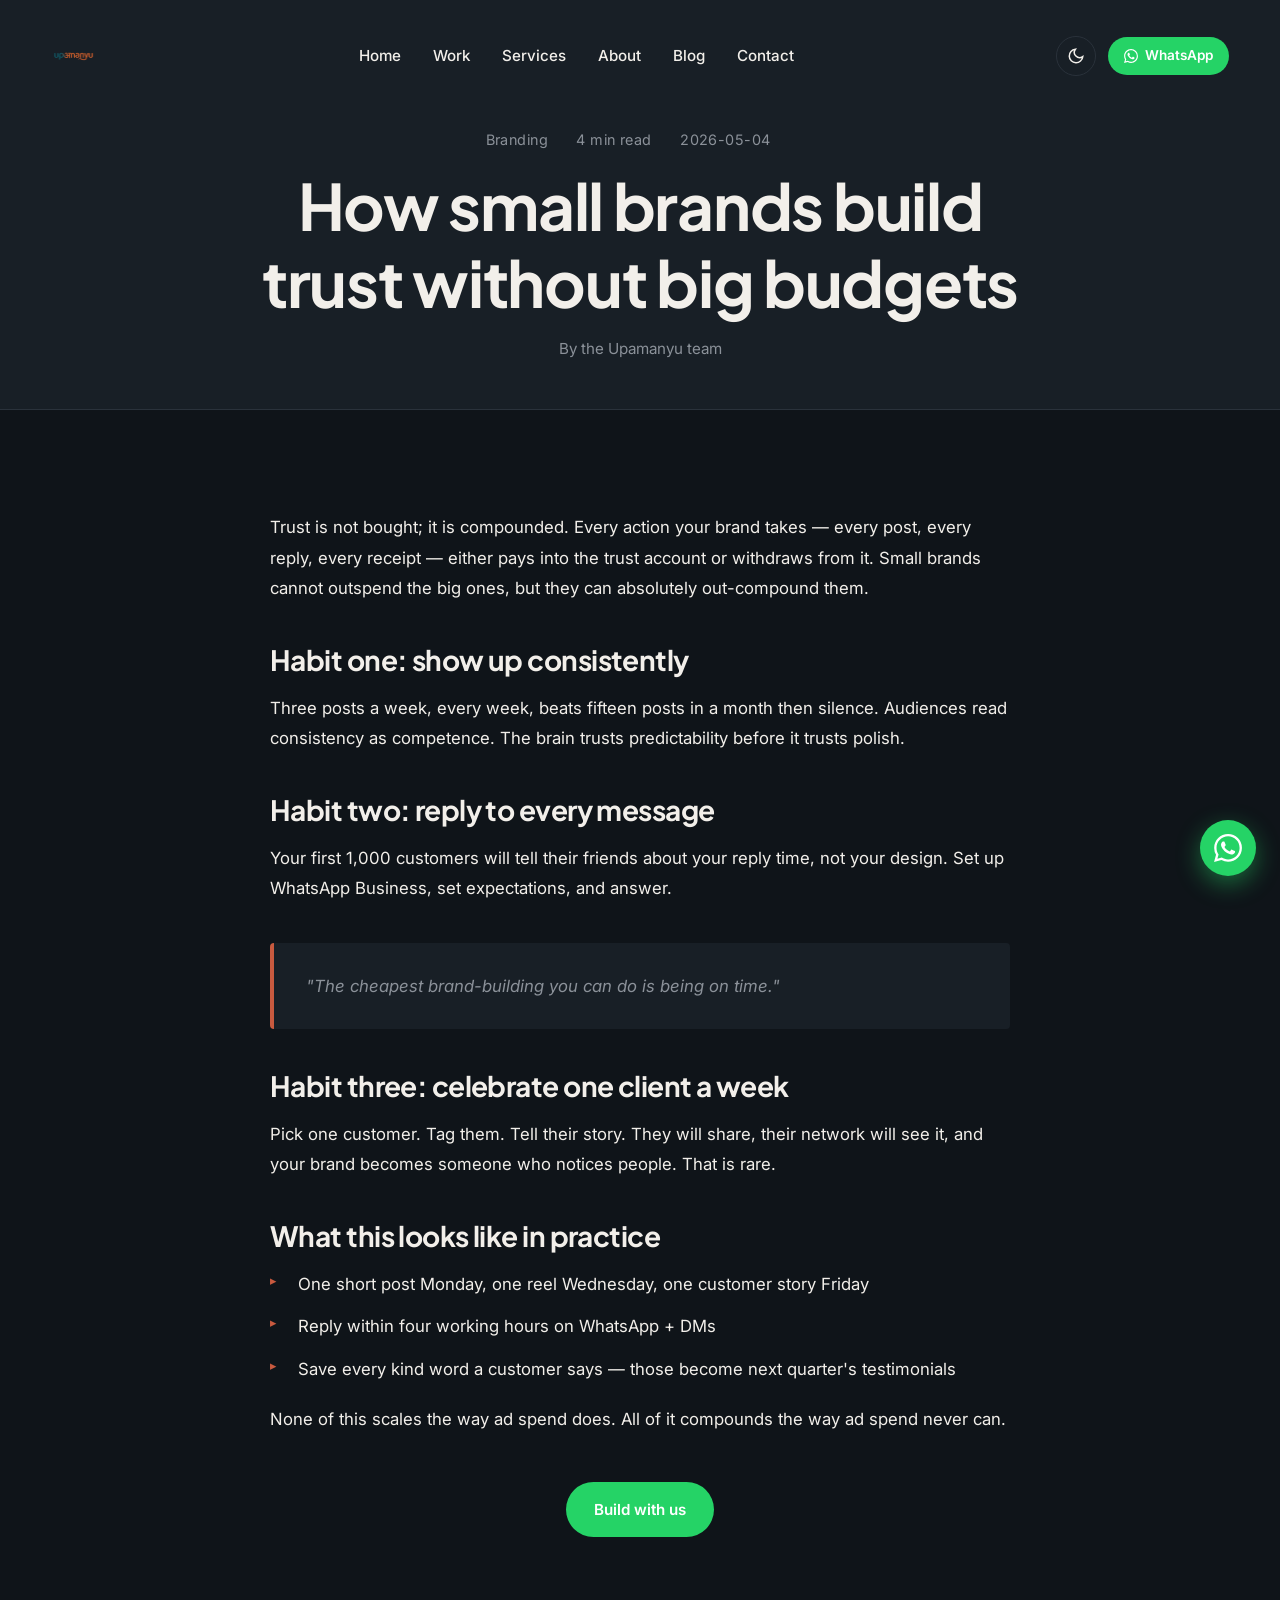
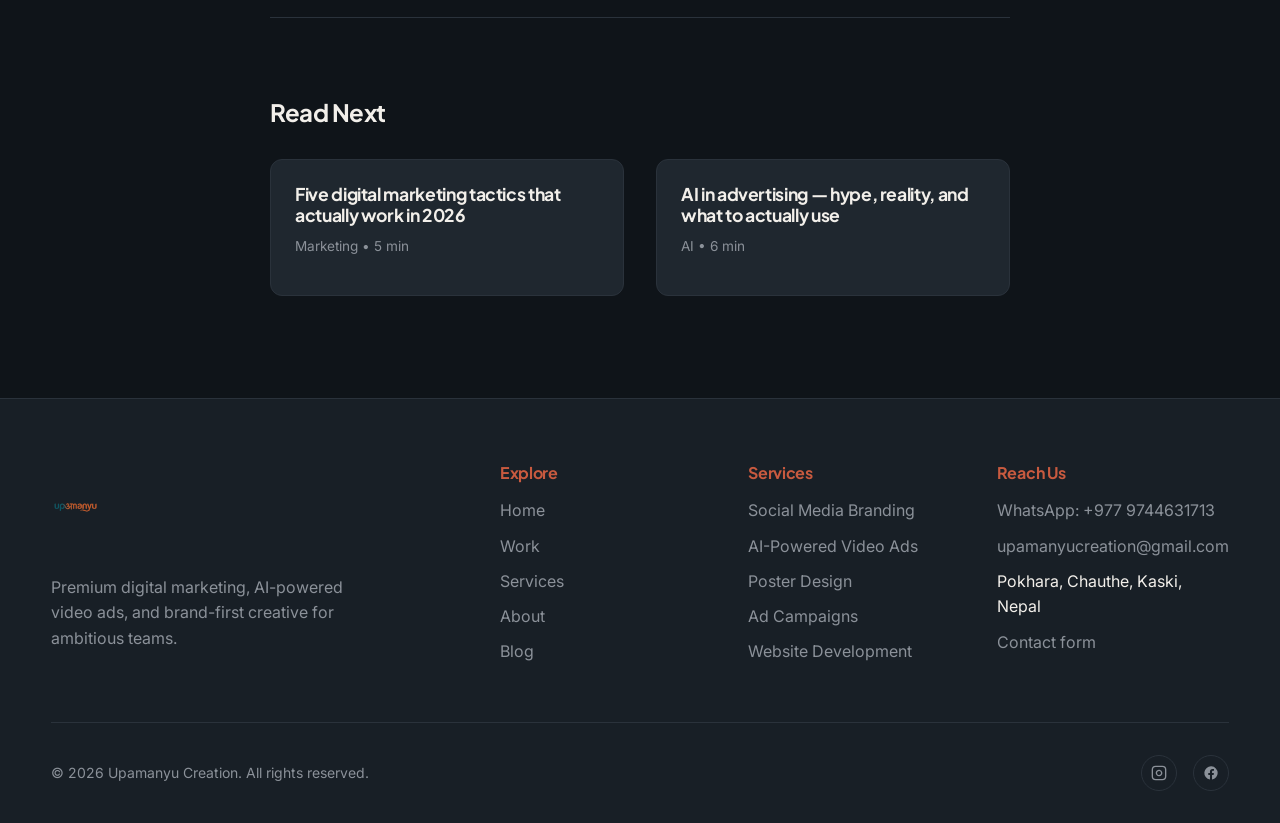
<file: blog/brand-building.html>
<!DOCTYPE html>
<html lang="en">
<head>
  <meta charset="UTF-8">
  <meta name="viewport" content="width=device-width, initial-scale=1.0">
  <title>How small brands build trust — Upamanyu Creation</title>
  <link rel="icon" href="../assets/logo.png">
  <link rel="preconnect" href="https://fonts.googleapis.com">
  <link rel="preconnect" href="https://fonts.gstatic.com" crossorigin>
  <link href="https://fonts.googleapis.com/css2?family=Inter:wght@400;500;600&family=Plus+Jakarta+Sans:wght@600;700;800&display=swap" rel="stylesheet">
  <link rel="stylesheet" href="../css/styles.css">
</head>
<body data-page="blog">

  <nav class="navbar">
    <div class="container">
      <a href="../index.html" class="nav-logo"><img src="../assets/logo.png" alt="Upamanyu Creation"></a>
      <ul class="nav-links">
        <li><a href="../index.html">Home</a></li>
        <li><a href="../work.html">Work</a></li>
        <li><a href="../services.html">Services</a></li>
        <li><a href="../about.html">About</a></li>
        <li><a href="../blog.html">Blog</a></li>
        <li><a href="../contact.html">Contact</a></li>
      </ul>
      <div class="nav-actions">
        <button class="theme-toggle" data-theme-toggle aria-label="Toggle theme">
          <svg class="icon-moon" width="18" height="18" viewBox="0 0 24 24" fill="none" stroke="currentColor" stroke-width="2"><path d="M21 12.79A9 9 0 1 1 11.21 3 7 7 0 0 0 21 12.79z"/></svg>
          <svg class="icon-sun"  width="18" height="18" viewBox="0 0 24 24" fill="none" stroke="currentColor" stroke-width="2"><circle cx="12" cy="12" r="4"/><path d="M12 2v2M12 20v2M4.93 4.93l1.41 1.41M17.66 17.66l1.41 1.41M2 12h2M20 12h2M4.93 19.07l1.41-1.41M17.66 6.34l1.41-1.41"/></svg>
        </button>
        <a class="nav-whatsapp" href="https://wa.me/9779744631713" target="_blank" rel="noopener">
          <svg width="14" height="14" viewBox="0 0 24 24" fill="currentColor"><path d="M.057 24l1.687-6.163a11.867 11.867 0 0 1-1.587-5.946C.16 5.335 5.495 0 12.05 0a11.82 11.82 0 0 1 8.413 3.488 11.824 11.824 0 0 1 3.48 8.414c-.003 6.557-5.338 11.892-11.893 11.892a11.9 11.9 0 0 1-5.688-1.448L.057 24zm6.597-3.807c1.676.995 3.276 1.591 5.392 1.592 5.448 0 9.886-4.434 9.889-9.885.002-5.462-4.415-9.89-9.881-9.892-5.452 0-9.887 4.434-9.889 9.884-.001 2.225.651 3.891 1.746 5.634l-.999 3.648 3.742-.981zm11.387-5.464c-.074-.124-.272-.198-.57-.347-.297-.149-1.758-.868-2.031-.967-.272-.099-.47-.149-.669.149-.198.297-.768.967-.941 1.165-.173.198-.347.223-.644.074-.297-.149-1.255-.462-2.39-1.475-.883-.788-1.48-1.761-1.653-2.059-.173-.297-.018-.458.13-.606.134-.133.297-.347.446-.521.149-.173.198-.297.297-.495.099-.198.05-.371-.025-.52-.075-.149-.669-1.611-.916-2.206-.242-.579-.487-.5-.669-.51l-.57-.01c-.198 0-.52.074-.792.371-.272.297-1.04 1.016-1.04 2.479 0 1.462 1.065 2.875 1.213 3.074.149.198 2.095 3.2 5.076 4.487.71.306 1.263.489 1.694.626.712.226 1.36.194 1.872.118.571-.085 1.758-.719 2.006-1.413.248-.694.248-1.289.173-1.413z"/></svg>
          WhatsApp
        </a>
        <button class="hamburger" aria-label="Open menu"><span></span><span></span><span></span></button>
      </div>
    </div>
  </nav>

  <section class="post-hero">
    <div class="container">
      <div class="meta"><span>Branding</span> <span>4 min read</span> <span>2026-05-04</span></div>
      <h1>How small brands build trust without big budgets</h1>
      <p class="author">By the Upamanyu team</p>
    </div>
  </section>

  <article class="section">
    <div class="container post-content">
      <p>Trust is not bought; it is compounded. Every action your brand takes — every post, every reply, every receipt — either pays into the trust account or withdraws from it. Small brands cannot outspend the big ones, but they can absolutely out-compound them.</p>

      <h2>Habit one: show up consistently</h2>
      <p>Three posts a week, every week, beats fifteen posts in a month then silence. Audiences read consistency as competence. The brain trusts predictability before it trusts polish.</p>

      <h2>Habit two: reply to every message</h2>
      <p>Your first 1,000 customers will tell their friends about your reply time, not your design. Set up WhatsApp Business, set expectations, and answer.</p>

      <blockquote>"The cheapest brand-building you can do is being on time."</blockquote>

      <h2>Habit three: celebrate one client a week</h2>
      <p>Pick one customer. Tag them. Tell their story. They will share, their network will see it, and your brand becomes someone who notices people. That is rare.</p>

      <h2>What this looks like in practice</h2>
      <ul>
        <li>One short post Monday, one reel Wednesday, one customer story Friday</li>
        <li>Reply within four working hours on WhatsApp + DMs</li>
        <li>Save every kind word a customer says — those become next quarter's testimonials</li>
      </ul>

      <p>None of this scales the way ad spend does. All of it compounds the way ad spend never can.</p>
      <p style="text-align:center; margin-top:3rem;"><a class="btn btn-whatsapp" href="https://wa.me/9779744631713" target="_blank" rel="noopener">Build with us</a></p>

      <div class="related-posts">
        <h3>Read Next</h3>
        <div class="related-grid">
          <a class="related-card" href="digital-marketing-tips.html">
            <h4>Five digital marketing tactics that actually work in 2026</h4>
            <div class="meta"><span>Marketing</span> • <span>5 min</span></div>
          </a>
          <a class="related-card" href="ai-in-ads.html">
            <h4>AI in advertising — hype, reality, and what to actually use</h4>
            <div class="meta"><span>AI</span> • <span>6 min</span></div>
          </a>
        </div>
      </div>
    </div>
  </article>

  <footer class="footer">
    <div class="container">
      <div class="footer-grid">
        <div class="footer-brand">
          <img src="../assets/logo.png" alt="Upamanyu Creation">
          <p>Premium digital marketing, AI-powered video ads, and brand-first creative for ambitious teams.</p>
        </div>
        <div class="footer-col">
          <h4>Explore</h4>
          <ul>
            <li><a href="../index.html">Home</a></li>
            <li><a href="../work.html">Work</a></li>
            <li><a href="../services.html">Services</a></li>
            <li><a href="../about.html">About</a></li>
            <li><a href="../blog.html">Blog</a></li>
          </ul>
        </div>
        <div class="footer-col">
          <h4>Services</h4>
          <ul>
            <li><a href="../services.html">Social Media Branding</a></li>
            <li><a href="../services.html">AI-Powered Video Ads</a></li>
            <li><a href="../services.html">Poster Design</a></li>
            <li><a href="../services.html">Ad Campaigns</a></li>
            <li><a href="../services.html">Website Development</a></li>
          </ul>
        </div>
        <div class="footer-col">
          <h4>Reach Us</h4>
          <ul>
            <li><a href="https://wa.me/9779744631713" target="_blank" rel="noopener">WhatsApp: +977 9744631713</a></li>
            <li><a href="mailto:upamanyucreation@gmail.com">upamanyucreation@gmail.com</a></li>
            <li>Pokhara, Chauthe, Kaski, Nepal</li>
            <li><a href="../contact.html">Contact form</a></li>
          </ul>
        </div>
      </div>
      <div class="footer-bottom">
        <span>&copy; 2026 Upamanyu Creation. All rights reserved.</span>
        <div class="social-icons">
          <a href="https://www.instagram.com/upamanyu.creation" target="_blank" rel="noopener" aria-label="Instagram"><svg width="16" height="16" viewBox="0 0 24 24" fill="none" stroke="currentColor" stroke-width="2"><rect x="2" y="2" width="20" height="20" rx="5"/><path d="M16 11.37A4 4 0 1 1 12.63 8 4 4 0 0 1 16 11.37z"/><line x1="17.5" y1="6.5" x2="17.51" y2="6.5"/></svg></a>
          <a href="https://www.facebook.com/share/1cWXGLbmMQ/" target="_blank" rel="noopener" aria-label="Facebook"><svg width="16" height="16" viewBox="0 0 24 24" fill="currentColor"><path d="M22 12a10 10 0 1 0-11.56 9.88v-6.99H7.9V12h2.54V9.8c0-2.5 1.49-3.89 3.78-3.89 1.09 0 2.24.2 2.24.2v2.46h-1.26c-1.24 0-1.63.77-1.63 1.56V12h2.78l-.45 2.89h-2.33v6.99A10 10 0 0 0 22 12z"/></svg></a>
        </div>
      </div>
    </div>
  </footer>

  <a class="float-whatsapp" href="https://wa.me/9779744631713" target="_blank" rel="noopener" aria-label="Chat on WhatsApp">
    <svg width="28" height="28" viewBox="0 0 24 24" fill="currentColor"><path d="M.057 24l1.687-6.163a11.867 11.867 0 0 1-1.587-5.946C.16 5.335 5.495 0 12.05 0a11.82 11.82 0 0 1 8.413 3.488 11.824 11.824 0 0 1 3.48 8.414c-.003 6.557-5.338 11.892-11.893 11.892a11.9 11.9 0 0 1-5.688-1.448L.057 24zm6.597-3.807c1.676.995 3.276 1.591 5.392 1.592 5.448 0 9.886-4.434 9.889-9.885.002-5.462-4.415-9.89-9.881-9.892-5.452 0-9.887 4.434-9.889 9.884-.001 2.225.651 3.891 1.746 5.634l-.999 3.648 3.742-.981zm11.387-5.464c-.074-.124-.272-.198-.57-.347-.297-.149-1.758-.868-2.031-.967-.272-.099-.47-.149-.669.149-.198.297-.768.967-.941 1.165-.173.198-.347.223-.644.074-.297-.149-1.255-.462-2.39-1.475-.883-.788-1.48-1.761-1.653-2.059-.173-.297-.018-.458.13-.606.134-.133.297-.347.446-.521.149-.173.198-.297.297-.495.099-.198.05-.371-.025-.52-.075-.149-.669-1.611-.916-2.206-.242-.579-.487-.5-.669-.51l-.57-.01c-.198 0-.52.074-.792.371-.272.297-1.04 1.016-1.04 2.479 0 1.462 1.065 2.875 1.213 3.074.149.198 2.095 3.2 5.076 4.487.71.306 1.263.489 1.694.626.712.226 1.36.194 1.872.118.571-.085 1.758-.719 2.006-1.413.248-.694.248-1.289.173-1.413z"/></svg>
  </a>

  <script src="../js/main.js"></script>
  <script src="../js/animations.js"></script>
</body>
</html>
</file>
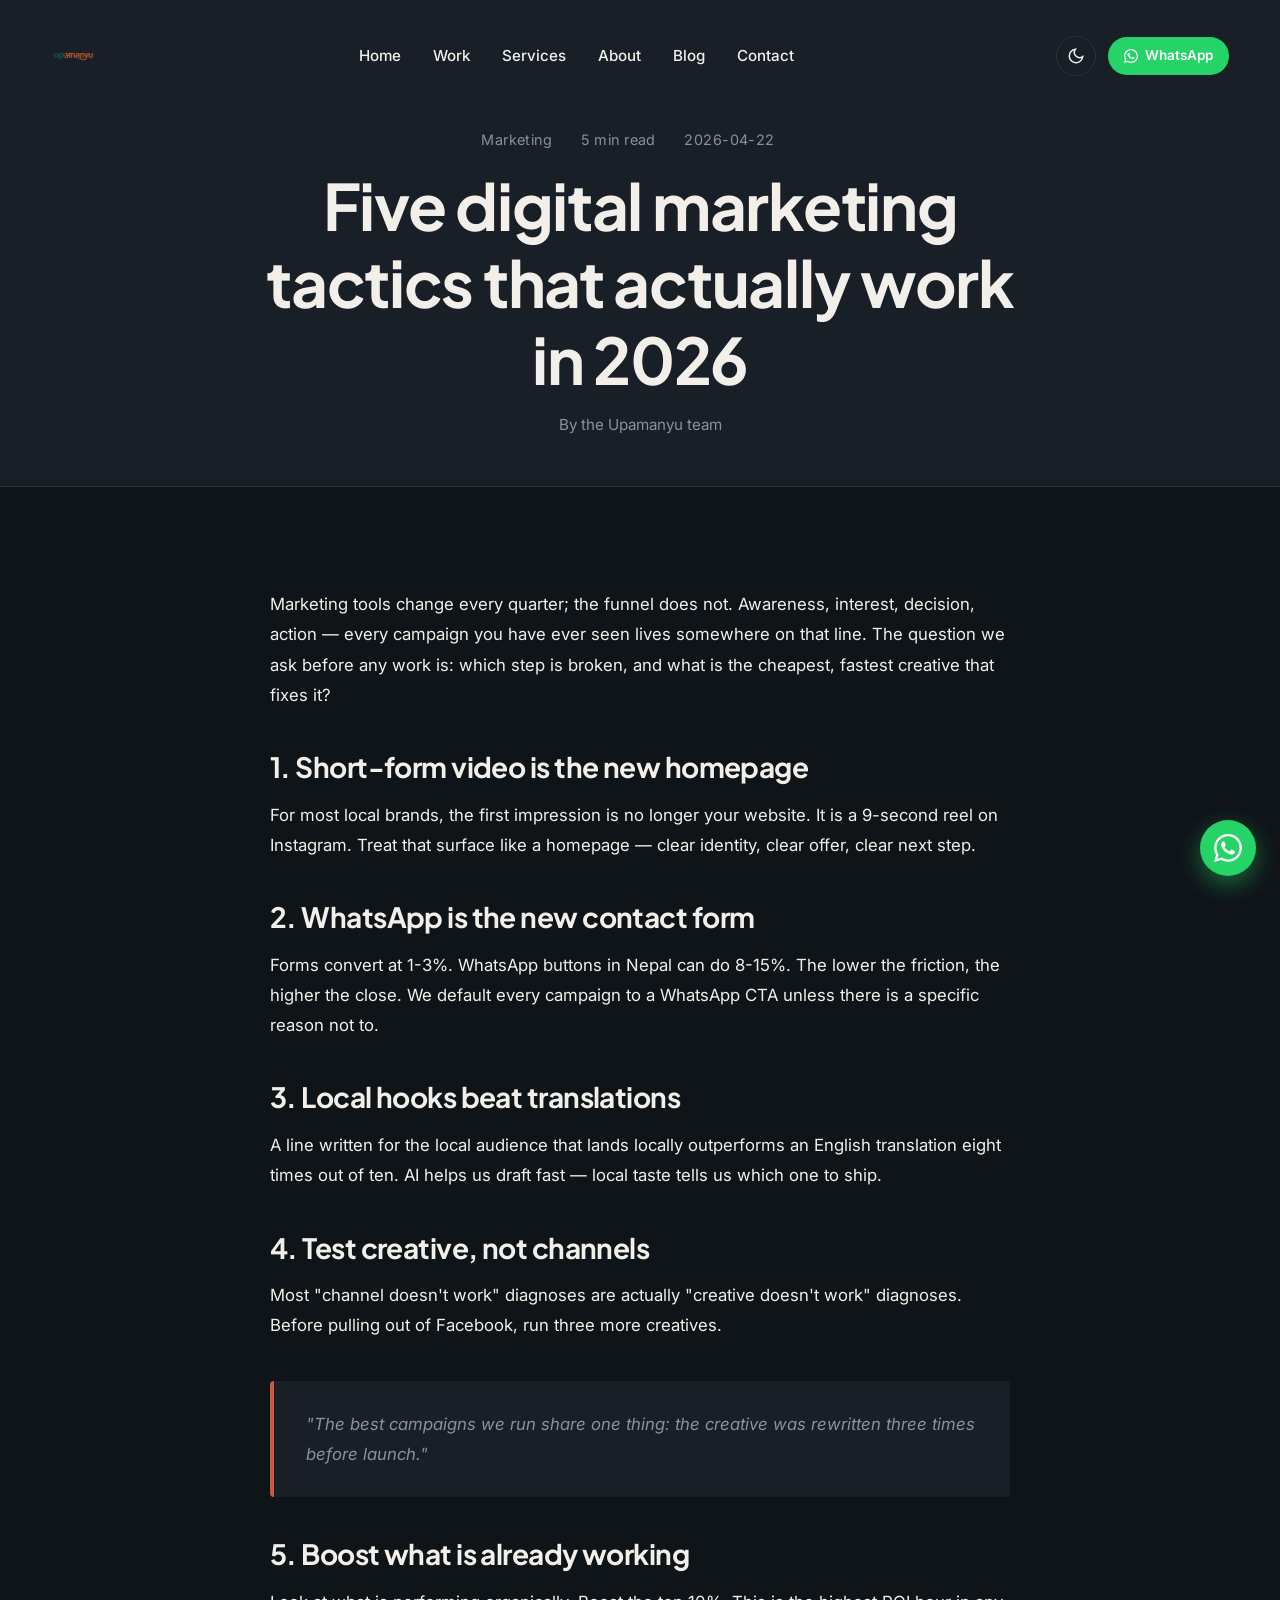
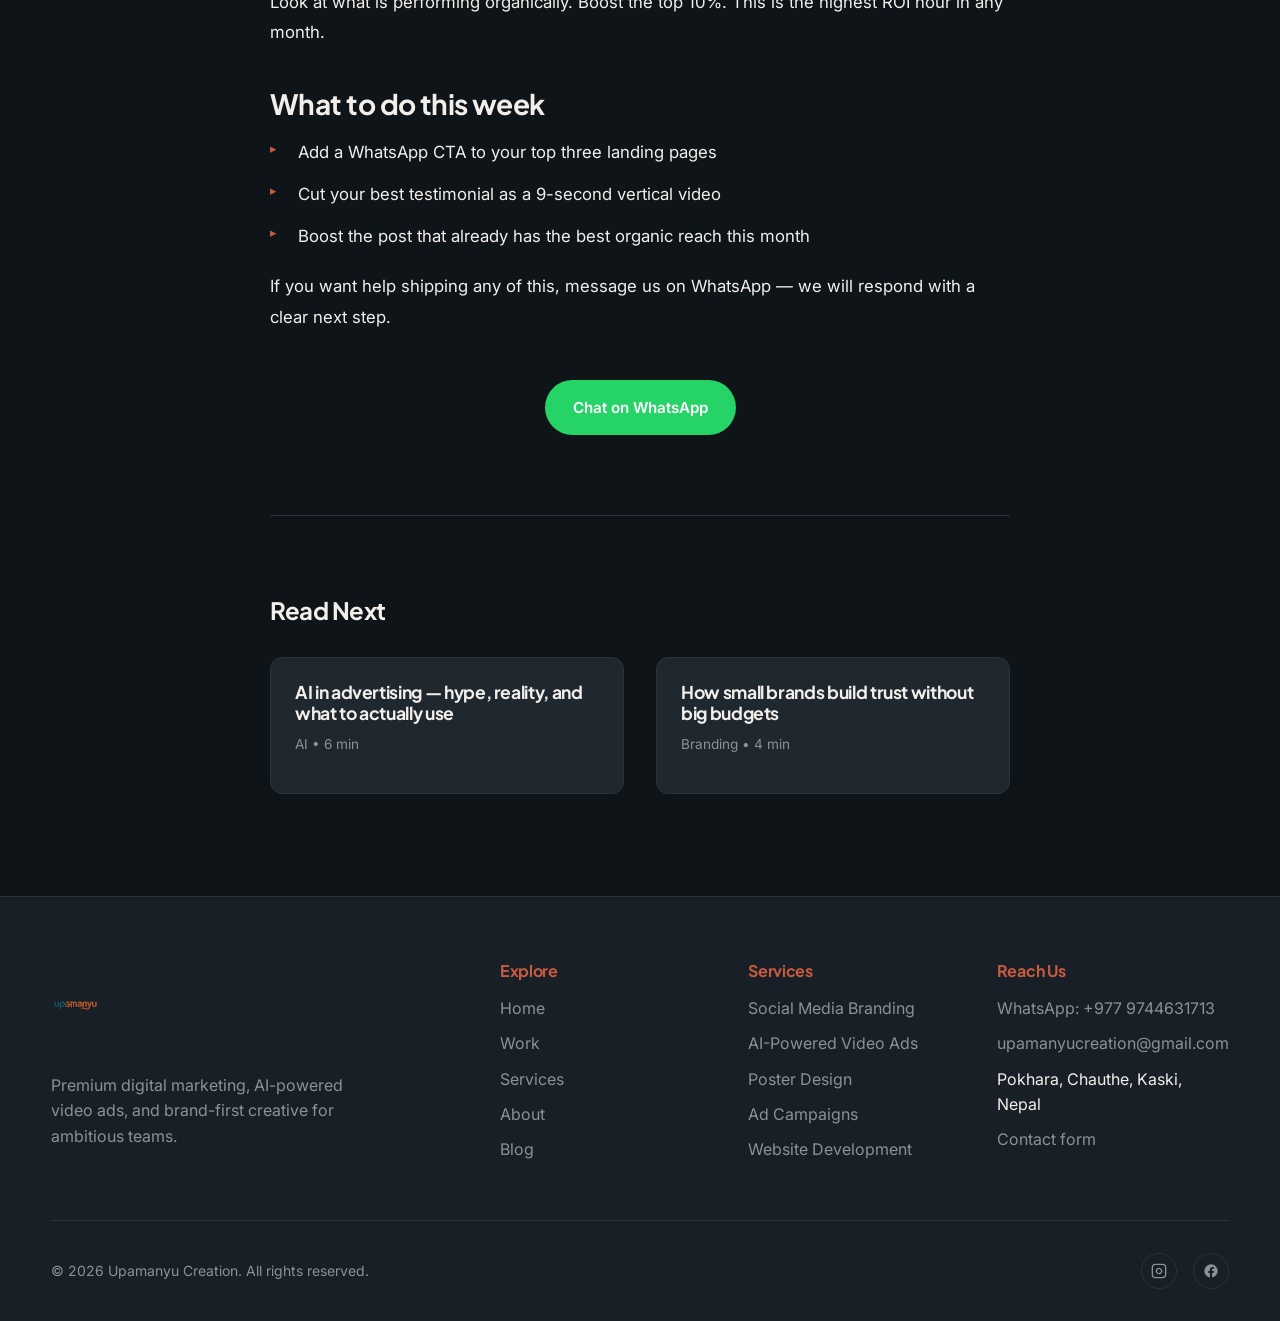
<file: blog/digital-marketing-tips.html>
<!DOCTYPE html>
<html lang="en">
<head>
  <meta charset="UTF-8">
  <meta name="viewport" content="width=device-width, initial-scale=1.0">
  <title>Five digital marketing tactics that work in 2026 — Upamanyu Creation</title>
  <link rel="icon" href="../assets/logo.png">
  <link rel="preconnect" href="https://fonts.googleapis.com">
  <link rel="preconnect" href="https://fonts.gstatic.com" crossorigin>
  <link href="https://fonts.googleapis.com/css2?family=Inter:wght@400;500;600&family=Plus+Jakarta+Sans:wght@600;700;800&display=swap" rel="stylesheet">
  <link rel="stylesheet" href="../css/styles.css">
</head>
<body data-page="blog">

  <nav class="navbar">
    <div class="container">
      <a href="../index.html" class="nav-logo"><img src="../assets/logo.png" alt="Upamanyu Creation"></a>
      <ul class="nav-links">
        <li><a href="../index.html">Home</a></li>
        <li><a href="../work.html">Work</a></li>
        <li><a href="../services.html">Services</a></li>
        <li><a href="../about.html">About</a></li>
        <li><a href="../blog.html">Blog</a></li>
        <li><a href="../contact.html">Contact</a></li>
      </ul>
      <div class="nav-actions">
        <button class="theme-toggle" data-theme-toggle aria-label="Toggle theme">
          <svg class="icon-moon" width="18" height="18" viewBox="0 0 24 24" fill="none" stroke="currentColor" stroke-width="2"><path d="M21 12.79A9 9 0 1 1 11.21 3 7 7 0 0 0 21 12.79z"/></svg>
          <svg class="icon-sun"  width="18" height="18" viewBox="0 0 24 24" fill="none" stroke="currentColor" stroke-width="2"><circle cx="12" cy="12" r="4"/><path d="M12 2v2M12 20v2M4.93 4.93l1.41 1.41M17.66 17.66l1.41 1.41M2 12h2M20 12h2M4.93 19.07l1.41-1.41M17.66 6.34l1.41-1.41"/></svg>
        </button>
        <a class="nav-whatsapp" href="https://wa.me/9779744631713" target="_blank" rel="noopener">
          <svg width="14" height="14" viewBox="0 0 24 24" fill="currentColor"><path d="M.057 24l1.687-6.163a11.867 11.867 0 0 1-1.587-5.946C.16 5.335 5.495 0 12.05 0a11.82 11.82 0 0 1 8.413 3.488 11.824 11.824 0 0 1 3.48 8.414c-.003 6.557-5.338 11.892-11.893 11.892a11.9 11.9 0 0 1-5.688-1.448L.057 24zm6.597-3.807c1.676.995 3.276 1.591 5.392 1.592 5.448 0 9.886-4.434 9.889-9.885.002-5.462-4.415-9.89-9.881-9.892-5.452 0-9.887 4.434-9.889 9.884-.001 2.225.651 3.891 1.746 5.634l-.999 3.648 3.742-.981zm11.387-5.464c-.074-.124-.272-.198-.57-.347-.297-.149-1.758-.868-2.031-.967-.272-.099-.47-.149-.669.149-.198.297-.768.967-.941 1.165-.173.198-.347.223-.644.074-.297-.149-1.255-.462-2.39-1.475-.883-.788-1.48-1.761-1.653-2.059-.173-.297-.018-.458.13-.606.134-.133.297-.347.446-.521.149-.173.198-.297.297-.495.099-.198.05-.371-.025-.52-.075-.149-.669-1.611-.916-2.206-.242-.579-.487-.5-.669-.51l-.57-.01c-.198 0-.52.074-.792.371-.272.297-1.04 1.016-1.04 2.479 0 1.462 1.065 2.875 1.213 3.074.149.198 2.095 3.2 5.076 4.487.71.306 1.263.489 1.694.626.712.226 1.36.194 1.872.118.571-.085 1.758-.719 2.006-1.413.248-.694.248-1.289.173-1.413z"/></svg>
          WhatsApp
        </a>
        <button class="hamburger" aria-label="Open menu"><span></span><span></span><span></span></button>
      </div>
    </div>
  </nav>

  <section class="post-hero">
    <div class="container">
      <div class="meta"><span>Marketing</span> <span>5 min read</span> <span>2026-04-22</span></div>
      <h1>Five digital marketing tactics that actually work in 2026</h1>
      <p class="author">By the Upamanyu team</p>
    </div>
  </section>

  <article class="section">
    <div class="container post-content">
      <p>Marketing tools change every quarter; the funnel does not. Awareness, interest, decision, action — every campaign you have ever seen lives somewhere on that line. The question we ask before any work is: which step is broken, and what is the cheapest, fastest creative that fixes it?</p>

      <h2>1. Short-form video is the new homepage</h2>
      <p>For most local brands, the first impression is no longer your website. It is a 9-second reel on Instagram. Treat that surface like a homepage — clear identity, clear offer, clear next step.</p>

      <h2>2. WhatsApp is the new contact form</h2>
      <p>Forms convert at 1-3%. WhatsApp buttons in Nepal can do 8-15%. The lower the friction, the higher the close. We default every campaign to a WhatsApp CTA unless there is a specific reason not to.</p>

      <h2>3. Local hooks beat translations</h2>
      <p>A line written for the local audience that lands locally outperforms an English translation eight times out of ten. AI helps us draft fast — local taste tells us which one to ship.</p>

      <h2>4. Test creative, not channels</h2>
      <p>Most "channel doesn't work" diagnoses are actually "creative doesn't work" diagnoses. Before pulling out of Facebook, run three more creatives.</p>

      <blockquote>"The best campaigns we run share one thing: the creative was rewritten three times before launch."</blockquote>

      <h2>5. Boost what is already working</h2>
      <p>Look at what is performing organically. Boost the top 10%. This is the highest ROI hour in any month.</p>

      <h2>What to do this week</h2>
      <ul>
        <li>Add a WhatsApp CTA to your top three landing pages</li>
        <li>Cut your best testimonial as a 9-second vertical video</li>
        <li>Boost the post that already has the best organic reach this month</li>
      </ul>

      <p>If you want help shipping any of this, message us on WhatsApp — we will respond with a clear next step.</p>
      <p style="text-align:center; margin-top:3rem;"><a class="btn btn-whatsapp" href="https://wa.me/9779744631713" target="_blank" rel="noopener">Chat on WhatsApp</a></p>

      <div class="related-posts">
        <h3>Read Next</h3>
        <div class="related-grid">
          <a class="related-card" href="ai-in-ads.html">
            <h4>AI in advertising — hype, reality, and what to actually use</h4>
            <div class="meta"><span>AI</span> • <span>6 min</span></div>
          </a>
          <a class="related-card" href="brand-building.html">
            <h4>How small brands build trust without big budgets</h4>
            <div class="meta"><span>Branding</span> • <span>4 min</span></div>
          </a>
        </div>
      </div>
    </div>
  </article>

  <footer class="footer">
    <div class="container">
      <div class="footer-grid">
        <div class="footer-brand">
          <img src="../assets/logo.png" alt="Upamanyu Creation">
          <p>Premium digital marketing, AI-powered video ads, and brand-first creative for ambitious teams.</p>
        </div>
        <div class="footer-col">
          <h4>Explore</h4>
          <ul>
            <li><a href="../index.html">Home</a></li>
            <li><a href="../work.html">Work</a></li>
            <li><a href="../services.html">Services</a></li>
            <li><a href="../about.html">About</a></li>
            <li><a href="../blog.html">Blog</a></li>
          </ul>
        </div>
        <div class="footer-col">
          <h4>Services</h4>
          <ul>
            <li><a href="../services.html">Social Media Branding</a></li>
            <li><a href="../services.html">AI-Powered Video Ads</a></li>
            <li><a href="../services.html">Poster Design</a></li>
            <li><a href="../services.html">Ad Campaigns</a></li>
            <li><a href="../services.html">Website Development</a></li>
          </ul>
        </div>
        <div class="footer-col">
          <h4>Reach Us</h4>
          <ul>
            <li><a href="https://wa.me/9779744631713" target="_blank" rel="noopener">WhatsApp: +977 9744631713</a></li>
            <li><a href="mailto:upamanyucreation@gmail.com">upamanyucreation@gmail.com</a></li>
            <li>Pokhara, Chauthe, Kaski, Nepal</li>
            <li><a href="../contact.html">Contact form</a></li>
          </ul>
        </div>
      </div>
      <div class="footer-bottom">
        <span>&copy; 2026 Upamanyu Creation. All rights reserved.</span>
        <div class="social-icons">
          <a href="https://www.instagram.com/upamanyu.creation" target="_blank" rel="noopener" aria-label="Instagram"><svg width="16" height="16" viewBox="0 0 24 24" fill="none" stroke="currentColor" stroke-width="2"><rect x="2" y="2" width="20" height="20" rx="5"/><path d="M16 11.37A4 4 0 1 1 12.63 8 4 4 0 0 1 16 11.37z"/><line x1="17.5" y1="6.5" x2="17.51" y2="6.5"/></svg></a>
          <a href="https://www.facebook.com/share/1cWXGLbmMQ/" target="_blank" rel="noopener" aria-label="Facebook"><svg width="16" height="16" viewBox="0 0 24 24" fill="currentColor"><path d="M22 12a10 10 0 1 0-11.56 9.88v-6.99H7.9V12h2.54V9.8c0-2.5 1.49-3.89 3.78-3.89 1.09 0 2.24.2 2.24.2v2.46h-1.26c-1.24 0-1.63.77-1.63 1.56V12h2.78l-.45 2.89h-2.33v6.99A10 10 0 0 0 22 12z"/></svg></a>
        </div>
      </div>
    </div>
  </footer>

  <a class="float-whatsapp" href="https://wa.me/9779744631713" target="_blank" rel="noopener" aria-label="Chat on WhatsApp">
    <svg width="28" height="28" viewBox="0 0 24 24" fill="currentColor"><path d="M.057 24l1.687-6.163a11.867 11.867 0 0 1-1.587-5.946C.16 5.335 5.495 0 12.05 0a11.82 11.82 0 0 1 8.413 3.488 11.824 11.824 0 0 1 3.48 8.414c-.003 6.557-5.338 11.892-11.893 11.892a11.9 11.9 0 0 1-5.688-1.448L.057 24zm6.597-3.807c1.676.995 3.276 1.591 5.392 1.592 5.448 0 9.886-4.434 9.889-9.885.002-5.462-4.415-9.89-9.881-9.892-5.452 0-9.887 4.434-9.889 9.884-.001 2.225.651 3.891 1.746 5.634l-.999 3.648 3.742-.981zm11.387-5.464c-.074-.124-.272-.198-.57-.347-.297-.149-1.758-.868-2.031-.967-.272-.099-.47-.149-.669.149-.198.297-.768.967-.941 1.165-.173.198-.347.223-.644.074-.297-.149-1.255-.462-2.39-1.475-.883-.788-1.48-1.761-1.653-2.059-.173-.297-.018-.458.13-.606.134-.133.297-.347.446-.521.149-.173.198-.297.297-.495.099-.198.05-.371-.025-.52-.075-.149-.669-1.611-.916-2.206-.242-.579-.487-.5-.669-.51l-.57-.01c-.198 0-.52.074-.792.371-.272.297-1.04 1.016-1.04 2.479 0 1.462 1.065 2.875 1.213 3.074.149.198 2.095 3.2 5.076 4.487.71.306 1.263.489 1.694.626.712.226 1.36.194 1.872.118.571-.085 1.758-.719 2.006-1.413.248-.694.248-1.289.173-1.413z"/></svg>
  </a>

  <script src="../js/main.js"></script>
  <script src="../js/animations.js"></script>
</body>
</html>
</file>
<file: css/styles.css>
/* =========================================================
   Upamanyu Creation — Global Stylesheet
   Sections:
     1. Reset & base
     2. Theme variables (dark / light)
     3. Typography
     4. Layout primitives (.container, .section)
     5. Buttons & links
     6. Navbar
     7. Footer
     8. Floating WhatsApp
     9. Devanagari motif utilities
    10. Animations / scroll reveals
    11. Page-specific (home / work / services / about / blog / contact)
    12. Responsive breakpoints
   ========================================================= */

/* 1. Reset & base ----------------------------------------- */
*, *::before, *::after { box-sizing: border-box; margin: 0; padding: 0; }
html { scroll-behavior: smooth; -webkit-text-size-adjust: 100%; }
body {
  font-family: 'Inter', system-ui, -apple-system, sans-serif;
  background: var(--bg);
  color: var(--text);
  line-height: 1.6;
  min-height: 100vh;
  transition: background 0.3s ease, color 0.3s ease;
}
img, video { max-width: 100%; height: auto; display: block; }
a { color: inherit; text-decoration: none; }
button { font: inherit; cursor: pointer; border: 0; background: transparent; color: inherit; }
ul, ol { list-style: none; }

/* 2. Theme variables -------------------------------------- */
:root,
[data-theme="dark"] {
  --bg: #0F1419;
  --bg-elevated: #181F26;
  --bg-card: #1F272F;
  --text: #F2EFEA;
  --text-muted: #8B9199;
  --teal: #2B6B6F;
  --teal-bright: #3D8E93;
  --orange: #C85A3F;
  --orange-bright: #E27355;
  --border: #2A323B;
  --shadow: 0 10px 30px rgba(0,0,0,0.4);
  --overlay: rgba(15,20,25,0.7);
}
[data-theme="light"] {
  --bg: #FAF7F2;
  --bg-elevated: #FFFFFF;
  --bg-card: #FFFFFF;
  --text: #1A1F24;
  --text-muted: #6B7280;
  --teal: #2B6B6F;
  --teal-bright: #1F4F52;
  --orange: #C85A3F;
  --orange-bright: #A8492F;
  --border: #E5E0D7;
  --shadow: 0 10px 30px rgba(0,0,0,0.08);
  --overlay: rgba(255,255,255,0.85);
}

/* 3. Typography ------------------------------------------- */
h1, h2, h3, h4 {
  font-family: 'Plus Jakarta Sans', 'Inter', sans-serif;
  font-weight: 700;
  line-height: 1.2;
  letter-spacing: -0.02em;
}
h1 { font-size: clamp(2.25rem, 5vw, 4rem); }
h2 { font-size: clamp(1.75rem, 3.5vw, 2.75rem); }
h3 { font-size: 1.5rem; }
h4 { font-size: 1.125rem; }
.devanagari { font-family: 'Noto Sans Devanagari', 'Plus Jakarta Sans', sans-serif; }
.text-muted { color: var(--text-muted); }
.text-teal { color: var(--teal-bright); }
.text-orange { color: var(--orange); }

/* 4. Layout primitives ------------------------------------ */
.container { width: min(1200px, 92%); margin: 0 auto; }
.section { padding: clamp(4rem, 8vw, 7rem) 0; }
.section-title {
  text-align: center;
  margin-bottom: 3rem;
}
.section-title .devanagari {
  display: block;
  color: var(--orange);
  font-size: 1.5rem;
  margin-bottom: 0.5rem;
}

/* 5. Buttons --------------------------------------------- */
.btn {
  display: inline-flex; align-items: center; gap: 0.5rem;
  padding: 0.875rem 1.75rem;
  border-radius: 999px;
  font-weight: 600;
  font-size: 0.95rem;
  transition: transform 0.2s ease, background 0.2s ease, color 0.2s ease;
}
.btn-primary { background: var(--orange); color: #fff; }
.btn-primary:hover { background: var(--orange-bright); transform: translateY(-2px); }
.btn-secondary {
  background: transparent; color: var(--text);
  border: 1px solid var(--border);
}
.btn-secondary:hover { border-color: var(--teal-bright); color: var(--teal-bright); }
.btn-whatsapp { background: #25D366; color: #fff; }
.btn-whatsapp:hover { background: #1EB855; transform: translateY(-2px); }

/* Theme toggle button ------------------------------------ */
.theme-toggle {
  width: 40px; height: 40px;
  display: inline-flex; align-items: center; justify-content: center;
  border-radius: 50%;
  border: 1px solid var(--border);
  transition: background 0.2s, transform 0.2s;
}
.theme-toggle:hover { background: var(--bg-elevated); transform: rotate(15deg); }
.theme-toggle .icon-sun { display: none; }
.theme-toggle .icon-moon { display: block; }
[data-theme="light"] .theme-toggle .icon-sun { display: block; }
[data-theme="light"] .theme-toggle .icon-moon { display: none; }

/* 6. Navbar ---------------------------------------------- */
.navbar {
  position: fixed; top: 0; left: 0; right: 0; z-index: 100;
  padding: 1rem 0;
  background: transparent;
  transition: background 0.3s ease, padding 0.3s ease, box-shadow 0.3s ease;
}
.navbar.scrolled {
  background: var(--bg);
  padding: 0.6rem 0;
  box-shadow: var(--shadow);
}
.navbar .container {
  display: flex; align-items: center; justify-content: space-between;
}
.nav-logo { display: inline-flex; align-items: center; }
.nav-logo img {
  height: 80px;
  background: transparent;
  padding: 0;
  transition: transform 0.2s, height 0.2s ease;
}
.nav-logo img:hover { transform: scale(1.04); }
.navbar.scrolled .nav-logo img { height: 60px; }
.nav-links {
  display: flex; gap: 2rem; align-items: center;
}
.nav-links a {
  font-weight: 500; font-size: 0.95rem;
  position: relative;
  transition: color 0.2s;
}
.nav-links a:hover { color: var(--teal-bright); }
.nav-links a.active { color: var(--orange); }
.nav-actions {
  display: flex; gap: 0.75rem; align-items: center;
}
.nav-whatsapp {
  display: inline-flex; align-items: center; gap: 0.4rem;
  padding: 0.5rem 1rem;
  background: #25D366; color: #fff;
  border-radius: 999px;
  font-size: 0.85rem; font-weight: 600;
  transition: transform 0.2s;
}
.nav-whatsapp:hover { transform: translateY(-2px); }
.hamburger {
  display: none;
  width: 28px; height: 22px;
  flex-direction: column; justify-content: space-between;
}
.hamburger span {
  display: block; height: 2px; background: var(--text);
  transition: transform 0.3s, opacity 0.2s;
}
.hamburger.active span:nth-child(1) { transform: translateY(10px) rotate(45deg); }
.hamburger.active span:nth-child(2) { opacity: 0; }
.hamburger.active span:nth-child(3) { transform: translateY(-10px) rotate(-45deg); }
body.no-scroll { overflow: hidden; }

/* 7. Footer ---------------------------------------------- */
.footer {
  background: var(--bg-elevated);
  padding: 4rem 0 2rem;
  border-top: 1px solid var(--border);
}
.footer-grid {
  display: grid;
  grid-template-columns: 2fr 1fr 1fr 1fr;
  gap: 3rem;
  margin-bottom: 3rem;
}
.footer-brand img {
  height: 88px;
  margin-bottom: 1rem;
  background: transparent;
  padding: 0;
  display: inline-block;
}
.footer-brand p { color: var(--text-muted); max-width: 320px; }
.footer-col h4 { margin-bottom: 1rem; font-size: 1rem; color: var(--orange); }
.footer-col ul li { margin-bottom: 0.6rem; }
.footer-col a { color: var(--text-muted); transition: color 0.2s; }
.footer-col a:hover { color: var(--text); }
.footer-bottom {
  padding-top: 2rem;
  border-top: 1px solid var(--border);
  display: flex; justify-content: space-between; align-items: center;
  flex-wrap: wrap; gap: 1rem;
  color: var(--text-muted); font-size: 0.875rem;
}
.social-icons { display: flex; gap: 1rem; }
.social-icons a {
  width: 36px; height: 36px;
  display: inline-flex; align-items: center; justify-content: center;
  border-radius: 50%; border: 1px solid var(--border);
  transition: background 0.2s, color 0.2s, border-color 0.2s;
}
.social-icons a:hover { background: var(--orange); color: #fff; border-color: var(--orange); }

/* 8. Floating WhatsApp ----------------------------------- */
.float-whatsapp {
  position: fixed; bottom: 1.5rem; right: 1.5rem; z-index: 90;
  width: 56px; height: 56px;
  background: #25D366; color: #fff;
  border-radius: 50%;
  display: inline-flex; align-items: center; justify-content: center;
  box-shadow: 0 8px 24px rgba(37,211,102,0.45);
  animation: pulse 2s infinite;
}
.float-whatsapp:hover { transform: scale(1.08); }
@keyframes pulse {
  0% { box-shadow: 0 0 0 0 rgba(37,211,102,0.7); }
  70% { box-shadow: 0 0 0 18px rgba(37,211,102,0); }
  100% { box-shadow: 0 0 0 0 rgba(37,211,102,0); }
}

/* 9. Section divider ------------------------------------- */
.section-divider {
  text-align: center; padding: 2rem 0;
  font-size: 1.25rem; color: var(--orange);
  opacity: 0.6; letter-spacing: 0.5em;
}

/* Active nav link by page ------------------------------- */
[data-page="home"]     .nav-links a[href="index.html"],
[data-page="work"]     .nav-links a[href="work.html"],
[data-page="services"] .nav-links a[href="services.html"],
[data-page="about"]    .nav-links a[href="about.html"],
[data-page="blog"]     .nav-links a[href="blog.html"],
[data-page="contact"]  .nav-links a[href="contact.html"] {
  color: var(--orange);
}

/* 11a. Home page ----------------------------------------- */
.hero {
  position: relative;
  min-height: 100vh;
  display: flex; align-items: center;
  overflow: hidden;
  padding-top: 5rem;
}
.hero-bg {
  position: absolute; inset: 0; z-index: -2;
  background: linear-gradient(135deg, var(--bg) 0%, var(--bg-elevated) 100%);
}
.hero-bg::before {
  content: ''; position: absolute; inset: 0;
  background:
    radial-gradient(circle at 20% 30%, rgba(43,107,111,0.18), transparent 40%),
    radial-gradient(circle at 80% 70%, rgba(200,90,63,0.18), transparent 40%);
}
.hero .hero-bg-video {
  position: absolute; inset: 0;
  width: 100%; height: 100%;
  object-fit: cover;
  z-index: -1;
}
.hero .hero-bg-overlay {
  position: absolute; inset: 0;
  background: linear-gradient(180deg, rgba(15,20,25,0.55) 0%, rgba(15,20,25,0.85) 100%);
  z-index: 0;
}
.hero > .container { position: relative; z-index: 1; }
.hero-watermark {
  position: absolute; right: -2rem; bottom: -4rem; z-index: -1;
  font-family: 'Noto Sans Devanagari', sans-serif;
  font-size: clamp(20rem, 40vw, 36rem);
  color: var(--orange);
  opacity: 0.05;
  line-height: 1;
  user-select: none;
}
.hero-content { max-width: 760px; }
.hero-eyebrow {
  display: inline-flex; align-items: center; gap: 0.5rem;
  padding: 0.4rem 1rem;
  border: 1px solid var(--border); border-radius: 999px;
  font-size: 0.85rem; color: var(--text-muted);
  margin-bottom: 1.5rem;
}
.hero-eyebrow .devanagari { color: var(--orange); }
.hero h1 { margin-bottom: 1.5rem; }
.hero h1 .accent { color: var(--orange); }
.hero p.lead {
  font-size: clamp(1.05rem, 1.8vw, 1.25rem);
  color: var(--text-muted);
  margin-bottom: 2.5rem;
  max-width: 600px;
}
.hero-ctas { display: flex; gap: 1rem; flex-wrap: wrap; }

/* Hero text + buttons stay light in BOTH themes (video bg is always dark) */
.hero h1,
[data-theme="light"] .hero h1 { color: #fff !important; }
.hero h1 .accent,
[data-theme="light"] .hero h1 .accent { color: var(--orange-bright) !important; }
.hero p.lead,
[data-theme="light"] .hero p.lead { color: rgba(255, 255, 255, 0.9) !important; }
.hero .hero-eyebrow,
[data-theme="light"] .hero .hero-eyebrow {
  color: rgba(255, 255, 255, 0.92) !important;
  border-color: rgba(255, 255, 255, 0.35) !important;
  background: rgba(255, 255, 255, 0.06) !important;
}
.hero .btn-secondary,
[data-theme="light"] .hero .btn-secondary {
  color: #fff !important;
  border-color: rgba(255, 255, 255, 0.5) !important;
  background: transparent !important;
}
.hero .btn-secondary:hover,
[data-theme="light"] .hero .btn-secondary:hover {
  border-color: var(--orange-bright) !important;
  color: var(--orange-bright) !important;
}

/* Service teaser grid */
.services-grid {
  display: grid;
  grid-template-columns: repeat(auto-fit, minmax(280px, 1fr));
  gap: 1.5rem;
}
.service-card {
  background: var(--bg-card);
  border: 1px solid var(--border);
  border-radius: 16px;
  overflow: hidden;
  transition: transform 0.3s, border-color 0.3s, box-shadow 0.3s;
  display: flex; flex-direction: column;
}
.service-card:hover {
  transform: translateY(-6px);
  border-color: var(--teal-bright);
  box-shadow: var(--shadow);
}
.service-card .thumb {
  position: relative;
  aspect-ratio: 16 / 9;
  overflow: hidden;
  background: linear-gradient(135deg, var(--teal), var(--orange));
}
.service-card .thumb img {
  width: 100%; height: 100%;
  object-fit: cover;
  transition: transform 0.4s ease;
}
.service-card:hover .thumb img { transform: scale(1.06); }
.service-card .thumb::after {
  content: '';
  position: absolute; inset: 0;
  background: linear-gradient(to top, rgba(0,0,0,0.35), transparent 60%);
  pointer-events: none;
}
.service-card .body { padding: 1.5rem 1.75rem 1.75rem; flex: 1; display: flex; flex-direction: column; }
.service-card h3 { margin-bottom: 0.6rem; color: var(--text); }
.service-card p { color: var(--text-muted); margin-bottom: 1rem; flex: 1; }
.service-card .body span { color: var(--teal-bright); font-weight: 600; font-size: 0.9rem; }
a.service-card { color: inherit; text-decoration: none; }

/* Featured work */
.work-preview {
  display: grid;
  grid-template-columns: repeat(auto-fit, minmax(260px, 1fr));
  gap: 1.25rem;
  margin-bottom: 2.5rem;
}
.work-preview .card {
  position: relative;
  aspect-ratio: 4 / 3;
  border-radius: 16px;
  overflow: hidden;
  cursor: pointer;
}
.work-preview .card img,
.work-preview .card video {
  width: 100%; height: 100%; object-fit: cover;
  transition: transform 0.5s;
}
.work-preview .card:hover img,
.work-preview .card:hover video { transform: scale(1.06); }
.work-preview .card .overlay {
  position: absolute; inset: 0;
  background: linear-gradient(to top, rgba(0,0,0,0.85), transparent 60%);
  display: flex; align-items: flex-end;
  padding: 1.25rem;
  color: #fff;
  opacity: 0; transition: opacity 0.3s;
}
.work-preview .card:hover .overlay { opacity: 1; }
.work-preview .card .overlay span { font-size: 0.8rem; color: var(--orange-bright); }
.work-preview .card .overlay h4 { color: #fff; }

/* Stats strip */
.stats-strip {
  background: linear-gradient(135deg, var(--teal) 0%, #1F4F52 100%);
  border-radius: 20px;
  padding: 3rem 2rem;
  display: grid;
  grid-template-columns: repeat(auto-fit, minmax(180px, 1fr));
  gap: 2rem;
  text-align: center;
  color: #fff;
}
.stats-strip .stat-num {
  font-family: 'Plus Jakarta Sans', sans-serif;
  font-size: clamp(2rem, 4vw, 3.25rem);
  font-weight: 800;
  color: var(--orange-bright);
  display: block;
  margin-bottom: 0.5rem;
}
.stats-strip .stat-label { font-size: 0.95rem; opacity: 0.85; }

/* Testimonials */
.testimonials-grid {
  display: grid;
  grid-template-columns: repeat(auto-fit, minmax(300px, 1fr));
  gap: 1.5rem;
}
.testimonial {
  background: var(--bg-card);
  padding: 2rem;
  border-radius: 16px;
  border: 1px solid var(--border);
}
.testimonial .quote-mark { font-size: 3rem; color: var(--orange); line-height: 0.5; margin-bottom: 1rem; }
.testimonial p { color: var(--text); margin-bottom: 1.5rem; font-style: italic; }
.testimonial .author { display: flex; align-items: center; gap: 0.75rem; }
.testimonial .avatar {
  width: 44px; height: 44px;
  background: linear-gradient(135deg, var(--teal), var(--orange));
  border-radius: 50%;
  display: inline-flex; align-items: center; justify-content: center;
  color: #fff; font-weight: 700;
}
.testimonial .author .name { font-weight: 600; }
.testimonial .author .role { color: var(--text-muted); font-size: 0.85rem; }

/* Final CTA band */
.cta-band {
  text-align: center;
  background: var(--bg-elevated);
  padding: 4rem 2rem;
  border-radius: 20px;
  border: 1px solid var(--border);
}
.cta-band h2 { margin-bottom: 1rem; }
.cta-band h2 .accent { color: var(--orange); }

/* 11b. Work page ----------------------------------------- */
.page-hero {
  padding: 8rem 0 3rem;
  text-align: center;
  background: var(--bg-elevated);
  border-bottom: 1px solid var(--border);
}
.page-hero h1 { margin-bottom: 1rem; }
.page-hero p { color: var(--text-muted); max-width: 580px; margin: 0 auto; }

/* Page hero with video background */
.page-hero-video {
  position: relative;
  overflow: hidden;
  padding: 9rem 0 5rem;
  background: var(--bg);
}
.page-hero-video .hero-bg-video,
.page-hero-video .hero-bg-poster {
  position: absolute; inset: 0;
  width: 100%; height: 100%;
  object-fit: cover;
  z-index: 0;
}
.page-hero-video .hero-bg-poster { z-index: 0; }
.page-hero-video .hero-bg-video { z-index: 1; }
.page-hero-video .hero-bg-overlay {
  position: absolute; inset: 0;
  background: linear-gradient(180deg, rgba(15,20,25,0.55) 0%, rgba(15,20,25,0.9) 100%);
  z-index: 2;
}
.page-hero-video > .container { position: relative; z-index: 3; }
.page-hero-video h1,
[data-theme="light"] .page-hero-video h1 { color: #fff; }
.page-hero-video p,
[data-theme="light"] .page-hero-video p { color: rgba(255,255,255,0.85); }

/* Page hero with logo watermark background */
.page-hero-logo {
  position: relative;
  overflow: hidden;
  padding: 9rem 0 5rem;
  background:
    radial-gradient(circle at 50% 50%, rgba(43,107,111,0.10), transparent 65%),
    linear-gradient(135deg, #FAF7F2 0%, #FFFFFF 50%, #FAF7F2 100%);
  border-bottom: 1px solid var(--border);
}
[data-theme="dark"] .page-hero-logo {
  background:
    radial-gradient(circle at 50% 50%, rgba(43,107,111,0.18), transparent 65%),
    linear-gradient(135deg, #181F26 0%, #2A323B 50%, #181F26 100%);
}
.page-hero-logo .logo-watermark {
  position: absolute;
  top: 50%; left: 50%;
  transform: translate(-50%, -50%);
  width: 80%; max-width: 720px;
  opacity: 0.16;
  z-index: 0;
  pointer-events: none;
  user-select: none;
}
[data-theme="dark"] .page-hero-logo .logo-watermark { opacity: 0.22; mix-blend-mode: screen; }
.page-hero-logo .logo-watermark img { width: 100%; height: auto; }
.page-hero-logo > .container { position: relative; z-index: 1; }
.page-hero-logo h1 { color: #1A1F24; }
[data-theme="dark"] .page-hero-logo h1 { color: #F2EFEA; }
.page-hero-logo p { color: #4B5563; }
[data-theme="dark"] .page-hero-logo p { color: rgba(242,239,234,0.8); }

.work-filters {
  display: flex; gap: 0.6rem; justify-content: center;
  flex-wrap: wrap; margin: 2rem 0 3rem;
}
.work-filters button {
  padding: 0.6rem 1.25rem;
  border: 1px solid var(--border);
  border-radius: 999px;
  font-size: 0.9rem; font-weight: 500;
  transition: background 0.2s, color 0.2s, border-color 0.2s;
}
.work-filters button:hover { border-color: var(--teal-bright); color: var(--teal-bright); }
.work-filters button.active { background: var(--orange); color: #fff; border-color: var(--orange); }

.work-grid {
  display: grid;
  grid-template-columns: repeat(auto-fill, minmax(260px, 1fr));
  gap: 1rem;
}
.work-grid .item {
  position: relative;
  aspect-ratio: 4 / 5;
  border-radius: 14px;
  overflow: hidden;
  background: var(--bg-card);
  cursor: pointer;
}
.work-grid .item.video { aspect-ratio: 9 / 16; }
.work-grid .item.poster { aspect-ratio: 3 / 4; }
.work-grid .item.campaign { aspect-ratio: 16 / 11; }
.work-grid .item img,
.work-grid .item video { width: 100%; height: 100%; object-fit: cover; transition: transform 0.5s; }
.work-grid .item:hover img,
.work-grid .item:hover video { transform: scale(1.05); }
.work-grid .item .meta {
  position: absolute; bottom: 0; left: 0; right: 0;
  padding: 1rem;
  background: linear-gradient(to top, rgba(0,0,0,0.9), transparent);
  color: #fff;
  transform: translateY(100%); transition: transform 0.3s;
}
.work-grid .item:hover .meta { transform: translateY(0); }
.work-grid .item.video::after {
  content: '';
  position: absolute;
  top: 50%; left: 50%;
  width: 60px; height: 60px;
  margin: -30px 0 0 -30px;
  border-radius: 50%;
  background: rgba(255, 255, 255, 0.92);
  background-image: url("data:image/svg+xml;utf8,<svg xmlns='http://www.w3.org/2000/svg' width='24' height='24' viewBox='0 0 24 24' fill='%23C85A3F'><path d='M8 5v14l11-7z'/></svg>");
  background-repeat: no-repeat;
  background-position: 56% 50%;
  background-size: 28px;
  box-shadow: 0 8px 24px rgba(0,0,0,0.4);
  transition: transform 0.3s, background 0.2s;
  pointer-events: none;
}
.work-grid .item.video:hover::after {
  transform: scale(1.1);
  background-color: #fff;
}
.work-grid .item .meta span { color: var(--orange-bright); font-size: 0.78rem; }
.work-grid .item.hidden { display: none; }

/* Lightbox */
.lightbox {
  position: fixed; inset: 0; z-index: 200;
  background: rgba(0,0,0,0.92);
  display: none;
  align-items: center; justify-content: center;
  padding: 2rem;
}
.lightbox.open { display: flex; }
.lightbox-content {
  max-width: 90vw; max-height: 90vh;
  position: relative;
}
.lightbox img,
.lightbox video { max-width: 90vw; max-height: 90vh; border-radius: 8px; }
.lightbox .close, .lightbox .nav-btn {
  position: absolute;
  background: rgba(255,255,255,0.1); color: #fff;
  width: 44px; height: 44px; border-radius: 50%;
  display: inline-flex; align-items: center; justify-content: center;
  font-size: 1.5rem;
  transition: background 0.2s;
}
.lightbox .close:hover, .lightbox .nav-btn:hover { background: rgba(255,255,255,0.2); }
.lightbox .close { top: -3rem; right: 0; }
.lightbox .prev { top: 50%; left: -3.5rem; transform: translateY(-50%); }
.lightbox .next { top: 50%; right: -3.5rem; transform: translateY(-50%); }
@media (max-width: 768px) {
  .lightbox .close { top: -2.5rem; right: 0; }
  .lightbox .prev { left: 0.5rem; }
  .lightbox .next { right: 0.5rem; }
}
.cta-band p { color: var(--text-muted); margin-bottom: 2rem; max-width: 540px; margin-left: auto; margin-right: auto; }

/* 11c. Services page ------------------------------------- */
.services-2col {
  display: grid;
  grid-template-columns: repeat(3, 1fr);
  gap: 1.5rem;
}
.service-block {
  display: flex;
  flex-direction: column;
  background: var(--bg-card);
  border: 1px solid var(--border);
  border-radius: 16px;
  overflow: hidden;
  transition: transform 0.3s, border-color 0.3s, box-shadow 0.3s;
}
.service-block:hover {
  transform: translateY(-4px);
  border-color: var(--teal-bright);
  box-shadow: var(--shadow);
}
.service-block > div:not(.visual) { padding: 1.25rem 1.5rem 1.5rem; flex: 1; display: flex; flex-direction: column; }
.service-block h2 { font-size: 1.35rem; margin-bottom: 0.5rem; }
.service-block > div:not(.visual) > p { font-size: 0.92rem; margin-bottom: 0.75rem; }
.service-block ul { flex: 1; margin: 0.5rem 0 1rem !important; font-size: 0.88rem; }
.service-block ul li { padding-left: 1.4rem; margin-bottom: 0.35rem; }
.service-block .btn { padding: 0.6rem 1.2rem; font-size: 0.85rem; }
@media (max-width: 1024px) {
  .services-2col { grid-template-columns: repeat(2, 1fr); }
}
@media (max-width: 600px) {
  .services-2col { grid-template-columns: 1fr; gap: 1.25rem; }
}
.service-block .visual {
  aspect-ratio: 16 / 9;
  border-radius: 0;
  background: linear-gradient(135deg, var(--teal), var(--orange));
  display: flex; align-items: center; justify-content: center;
  font-size: 5rem;
  position: relative;
  overflow: hidden;
}
.service-block .visual::after {
  content: '';
  position: absolute; inset: 0;
  background:
    radial-gradient(circle at 30% 20%, rgba(255,255,255,0.18), transparent 50%),
    radial-gradient(circle at 80% 80%, rgba(0,0,0,0.15), transparent 50%);
  pointer-events: none;
}
.service-block .visual img,
.service-block .visual video {
  position: absolute; inset: 0;
  width: 100%; height: 100%;
  object-fit: cover;
  z-index: 1;
}
.service-block .visual .badge {
  position: absolute; bottom: 1rem; left: 1rem;
  z-index: 2;
  padding: 0.4rem 0.85rem;
  background: rgba(15, 20, 25, 0.7);
  backdrop-filter: blur(8px);
  -webkit-backdrop-filter: blur(8px);
  color: #fff;
  border-radius: 999px;
  font-size: 0.78rem; font-weight: 600;
  display: inline-flex; align-items: center; gap: 0.4rem;
}
.service-block .visual .badge .dot {
  width: 8px; height: 8px; border-radius: 50%;
  background: var(--orange-bright);
  animation: pulse-dot 1.6s infinite;
}
@keyframes pulse-dot {
  0%, 100% { opacity: 1; transform: scale(1); }
  50% { opacity: 0.5; transform: scale(0.7); }
}
.service-block ul { margin: 1.5rem 0; }
.service-block ul li {
  position: relative;
  padding-left: 1.75rem;
  margin-bottom: 0.5rem;
  color: var(--text-muted);
}
.service-block ul li::before {
  content: '▸';
  position: absolute; left: 0;
  color: var(--orange);
  font-weight: 700;
}
/* 11d. About page ---------------------------------------- */
.about-intro {
  max-width: 760px; margin: 0 auto;
  text-align: center; font-size: 1.15rem;
  color: var(--text-muted);
}
.values-grid {
  display: grid;
  grid-template-columns: repeat(auto-fit, minmax(240px, 1fr));
  gap: 1.5rem;
  margin-top: 3rem;
}
.value-card {
  padding: 2rem;
  background: var(--bg-card);
  border: 1px solid var(--border);
  border-radius: 16px;
  text-align: center;
}
.value-card .num {
  font-family: 'Plus Jakarta Sans', sans-serif;
  font-size: 2.5rem; font-weight: 800;
  background: linear-gradient(135deg, var(--teal-bright), var(--orange));
  -webkit-background-clip: text; background-clip: text;
  -webkit-text-fill-color: transparent;
  display: block; margin-bottom: 0.5rem;
}
.team-grid {
  display: grid;
  grid-template-columns: repeat(auto-fit, minmax(220px, 1fr));
  gap: 1.5rem;
}
.team-card {
  text-align: center;
  padding: 2rem 1rem;
}
.team-photo {
  width: 130px; height: 130px;
  border-radius: 50%;
  background: linear-gradient(135deg, var(--teal), var(--orange));
  display: inline-flex; align-items: center; justify-content: center;
  color: #fff; font-size: 2.5rem; font-weight: 700;
  margin-bottom: 1rem;
}
.team-card .role { color: var(--text-muted); font-size: 0.9rem; }

/* 11e. Blog ---------------------------------------------- */
.blog-grid {
  display: grid;
  grid-template-columns: repeat(auto-fit, minmax(320px, 1fr));
  gap: 2.5rem;
}
.blog-card {
  background: var(--bg-card);
  border: 1px solid var(--border);
  border-radius: 16px;
  overflow: hidden;
  transition: transform 0.3s cubic-bezier(0.34, 1.56, 0.64, 1), box-shadow 0.3s;
  display: flex; flex-direction: column;
  position: relative;
}
.blog-card:hover { transform: translateY(-8px); box-shadow: var(--shadow); }
.blog-card .thumb {
  aspect-ratio: 16 / 10;
  background: linear-gradient(135deg, var(--teal), var(--orange));
  position: relative;
  overflow: hidden;
}
.blog-card .thumb::before {
  content: attr(data-category);
  position: absolute;
  top: 1rem; left: 1rem; right: 1rem;
  background: rgba(0,0,0,0.5);
  color: #fff;
  padding: 0.4rem 0.8rem;
  border-radius: 6px;
  font-size: 0.8rem;
  font-weight: 600;
  text-transform: uppercase;
  letter-spacing: 0.05em;
  display: inline-block;
  width: fit-content;
  backdrop-filter: blur(8px);
}
.blog-card .thumb::after {
  content: '';
  position: absolute; inset: 0;
  background:
    radial-gradient(circle at 25% 25%, rgba(255,255,255,0.2), transparent 50%),
    radial-gradient(circle at 75% 75%, rgba(0,0,0,0.15), transparent 50%);
}
.blog-card .body { padding: 1.75rem; flex: 1; display: flex; flex-direction: column; }
.blog-card .meta { color: var(--text-muted); font-size: 0.8rem; margin-bottom: 0.75rem; letter-spacing: 0.03em; }
.blog-card .meta span { display: inline-block; margin-right: 1rem; }
.blog-card h3 { margin-bottom: 0.75rem; font-size: 1.25rem; line-height: 1.4; }
.blog-card p { color: var(--text-muted); margin-bottom: 1.25rem; flex: 1; font-size: 0.95rem; line-height: 1.6; }
.blog-card a.read-more { color: var(--orange); font-weight: 600; font-size: 0.9rem; display: inline-flex; align-items: center; }
.blog-card a.read-more:hover { color: var(--orange-bright); }

/* Single post */
.post-hero {
  padding: 8rem 0 3rem;
  text-align: center;
  background: var(--bg-elevated);
  border-bottom: 1px solid var(--border);
}
.post-hero .meta { color: var(--text-muted); font-size: 0.9rem; margin-bottom: 1rem; letter-spacing: 0.03em; }
.post-hero .meta span { display: inline-block; margin-right: 1.5rem; }
.post-hero h1 { max-width: 800px; margin: 0 auto 1rem; }
.post-hero .author { color: var(--text-muted); font-size: 0.95rem; margin-top: 1rem; }
.post-content {
  max-width: 740px;
  margin: 0 auto;
  font-size: 1.05rem;
  line-height: 1.8;
}
.post-content h2 { margin: 2.5rem 0 1rem; font-size: 1.75rem; }
.post-content h3 { margin: 2rem 0 0.75rem; font-size: 1.4rem; }
.post-content p, .post-content ul, .post-content ol { margin-bottom: 1.25rem; }
.post-content ul li, .post-content ol li { margin-bottom: 0.75rem; padding-left: 1.75rem; position: relative; }
.post-content ul li::before {
  content: '\25B8';
  color: var(--orange); position: absolute; left: 0; font-size: 0.8rem;
}
.post-content blockquote {
  margin: 2.5rem 0;
  padding: 1.75rem 2rem;
  border-left: 4px solid var(--orange);
  background: var(--bg-elevated);
  font-style: italic;
  color: var(--text-muted);
  border-radius: 4px;
}
.related-posts {
  margin-top: 5rem;
  padding-top: 3rem;
  border-top: 1px solid var(--border);
}
.related-posts h3 { margin-bottom: 2rem; font-size: 1.5rem; }
.related-grid {
  display: grid;
  grid-template-columns: repeat(auto-fit, minmax(280px, 1fr));
  gap: 2rem;
}
.related-card {
  background: var(--bg-card);
  border: 1px solid var(--border);
  border-radius: 12px;
  padding: 1.5rem;
  transition: transform 0.3s, box-shadow 0.3s;
}
.related-card:hover { transform: translateY(-4px); box-shadow: var(--shadow); }
.related-card a {
  display: block;
  color: inherit;
}
.related-card h4 { font-size: 1.1rem; margin-bottom: 0.5rem; }
.related-card .meta { color: var(--text-muted); font-size: 0.85rem; margin-bottom: 0.75rem; }

/* 11f. Contact ------------------------------------------- */
.contact-grid {
  display: grid;
  grid-template-columns: 1fr 1fr;
  gap: 4rem;
  align-items: start;
}
.contact-channels { display: grid; gap: 1rem; }
.channel {
  display: flex; gap: 1rem; align-items: center;
  padding: 1.25rem 1.5rem;
  background: var(--bg-card);
  border: 1px solid var(--border);
  border-radius: 14px;
  transition: border-color 0.2s, transform 0.2s;
}
.channel:hover { border-color: var(--orange); transform: translateX(4px); }
.channel .icon {
  width: 44px; height: 44px;
  background: var(--bg-elevated);
  border-radius: 12px;
  display: inline-flex; align-items: center; justify-content: center;
  font-size: 1.25rem;
}
.channel.whatsapp .icon { background: #25D366; color: #fff; }
.channel .label { font-size: 0.78rem; color: var(--text-muted); }
.channel .value { font-weight: 600; }

.contact-form-card {
  padding: 2rem;
  background: var(--bg-card);
  border: 1px solid var(--border);
  border-radius: 16px;
}
.form-group { margin-bottom: 1.25rem; }
.form-group label { display: block; font-size: 0.85rem; color: var(--text-muted); margin-bottom: 0.4rem; }
.form-group input,
.form-group select,
.form-group textarea {
  width: 100%;
  padding: 0.875rem 1rem;
  background: var(--bg);
  color: var(--text);
  border: 1px solid var(--border);
  border-radius: 10px;
  font: inherit;
  transition: border-color 0.2s;
}
.form-group input:focus,
.form-group select:focus,
.form-group textarea:focus { outline: none; border-color: var(--teal-bright); }
.form-group textarea { resize: vertical; min-height: 120px; }
.form-status {
  margin-top: 1rem;
  padding: 0.75rem 1rem;
  border-radius: 10px;
  font-size: 0.9rem;
  display: none;
}
.form-status.success {
  display: block;
  background: rgba(43,107,111,0.15);
  color: var(--teal-bright);
  border: 1px solid rgba(43,107,111,0.35);
}
.form-status.error {
  display: block;
  background: rgba(200,90,63,0.12);
  color: var(--orange-bright);
  border: 1px solid rgba(200,90,63,0.35);
}
@media (max-width: 768px) {
  .contact-grid { grid-template-columns: 1fr; gap: 2rem; }
}

/* 10. Animations / scroll reveals ------------------------ */
.reveal {
  opacity: 0;
  transform: translateY(24px);
  transition: opacity 0.7s ease, transform 0.7s ease;
}
.reveal.visible {
  opacity: 1;
  transform: translateY(0);
}
@media (prefers-reduced-motion: reduce) {
  .reveal { opacity: 1 !important; transform: none !important; transition: none !important; }
  *, *::before, *::after {
    animation-duration: 0.001ms !important;
    transition-duration: 0.001ms !important;
  }
}

/* 12. Responsive breakpoints ----------------------------- */
@media (max-width: 1024px) {
  .footer-grid { grid-template-columns: 1fr 1fr; gap: 2rem; }
}

@media (max-width: 768px) {
  /* Mobile menu */
  .nav-links {
    position: fixed; top: 0; right: -100%;
    width: 80%; max-width: 360px; height: 100vh;
    background: var(--bg-elevated);
    border-left: 1px solid var(--border);
    flex-direction: column;
    align-items: flex-start;
    padding: 6rem 2rem 2rem;
    gap: 1.25rem;
    transition: right 0.3s ease;
    box-shadow: var(--shadow);
  }
  .nav-links.active { right: 0; }
  .nav-links a { font-size: 1.15rem; }
  .hamburger { display: flex; }
  .nav-whatsapp { display: none; }

  /* Footer */
  .footer-grid { grid-template-columns: 1fr; }
  .footer-bottom { flex-direction: column; text-align: center; }

  /* Hero */
  .hero { min-height: 90vh; padding-top: 6rem; }
  .hero-ctas { flex-direction: column; align-items: stretch; }
  .hero-ctas .btn { justify-content: center; }

  /* Stats */
  .stats-strip { padding: 2rem 1rem; gap: 1.5rem; }

  /* Floating WhatsApp — smaller on mobile */
  .float-whatsapp { width: 50px; height: 50px; bottom: 1rem; right: 1rem; }
}

@media (max-width: 480px) {
  .container { width: 92%; }
  .section { padding: 3rem 0; }
  .page-hero { padding: 6rem 0 2.5rem; }
  .hero-eyebrow { font-size: 0.78rem; }
  .nav-logo img { height: 56px; padding: 0; }
  .navbar.scrolled .nav-logo img { height: 48px; }
  .work-grid { grid-template-columns: 1fr 1fr; gap: 0.6rem; }
}
</file>
